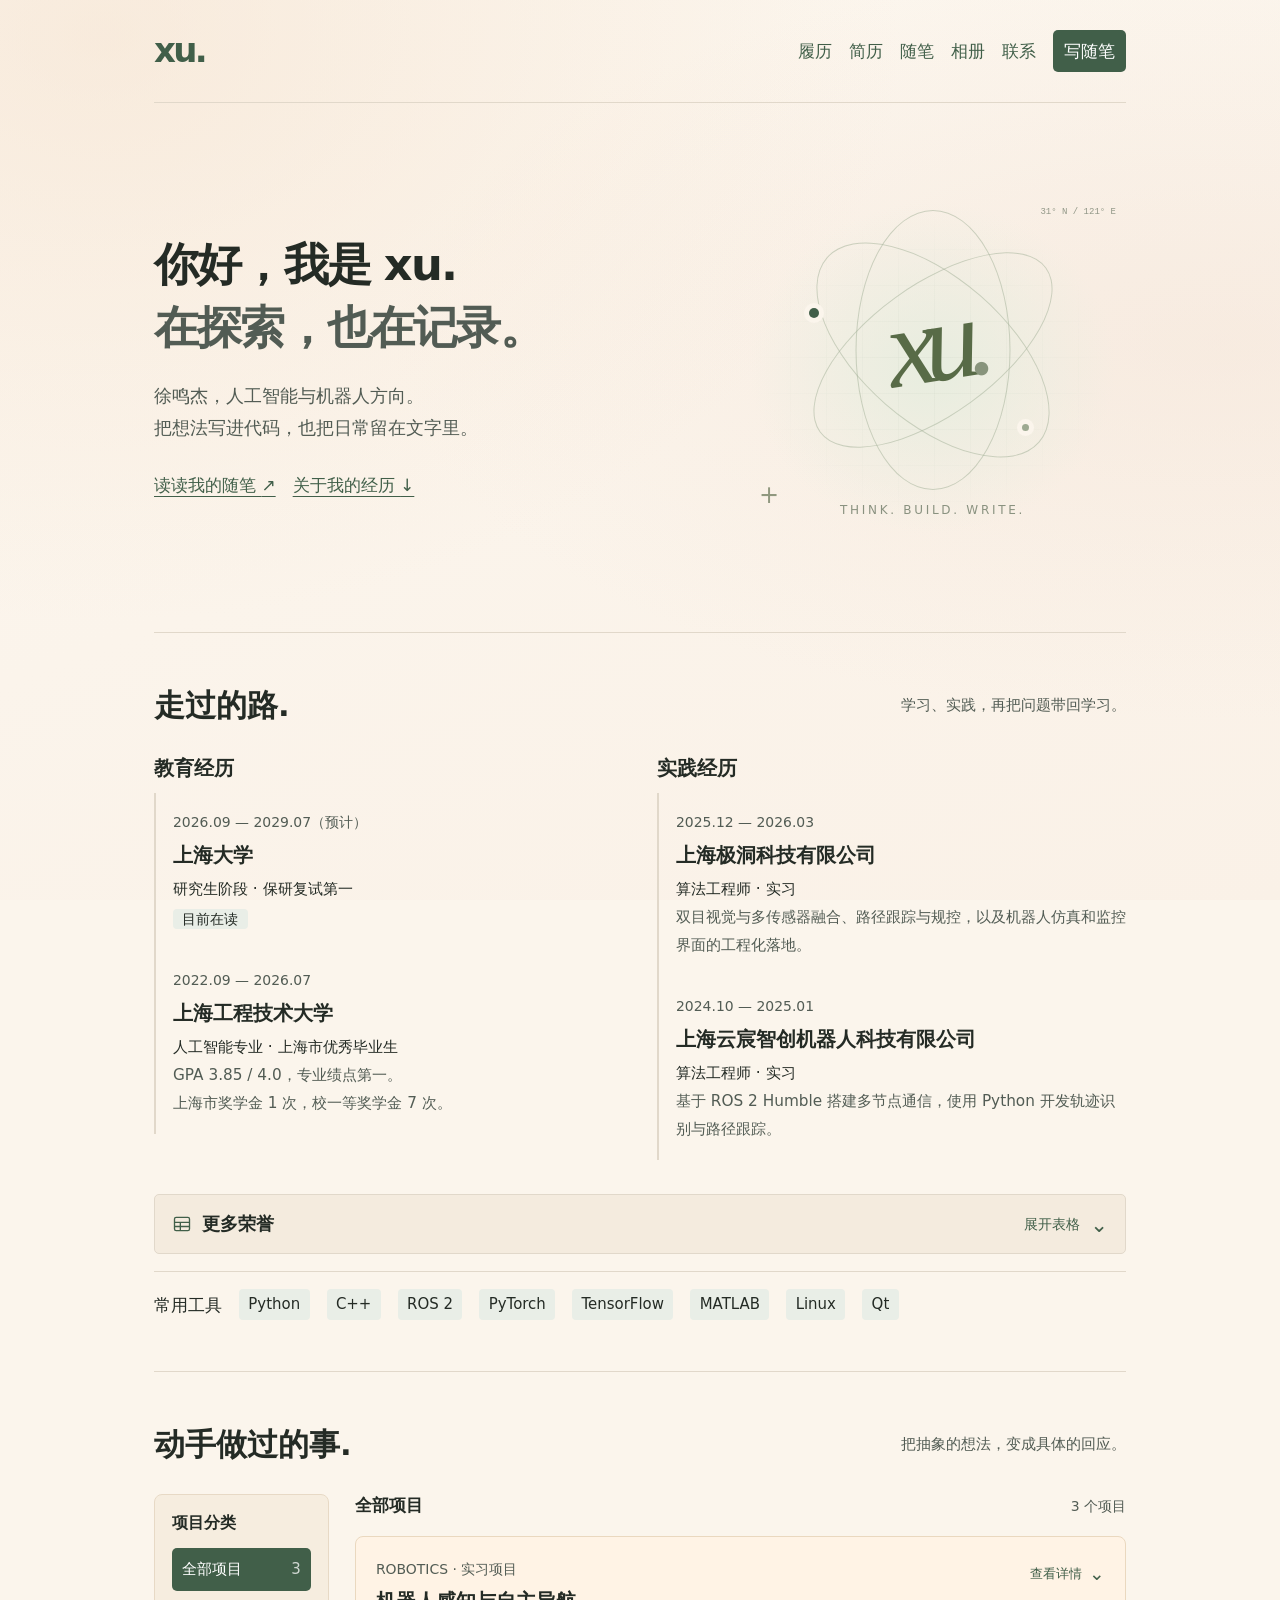
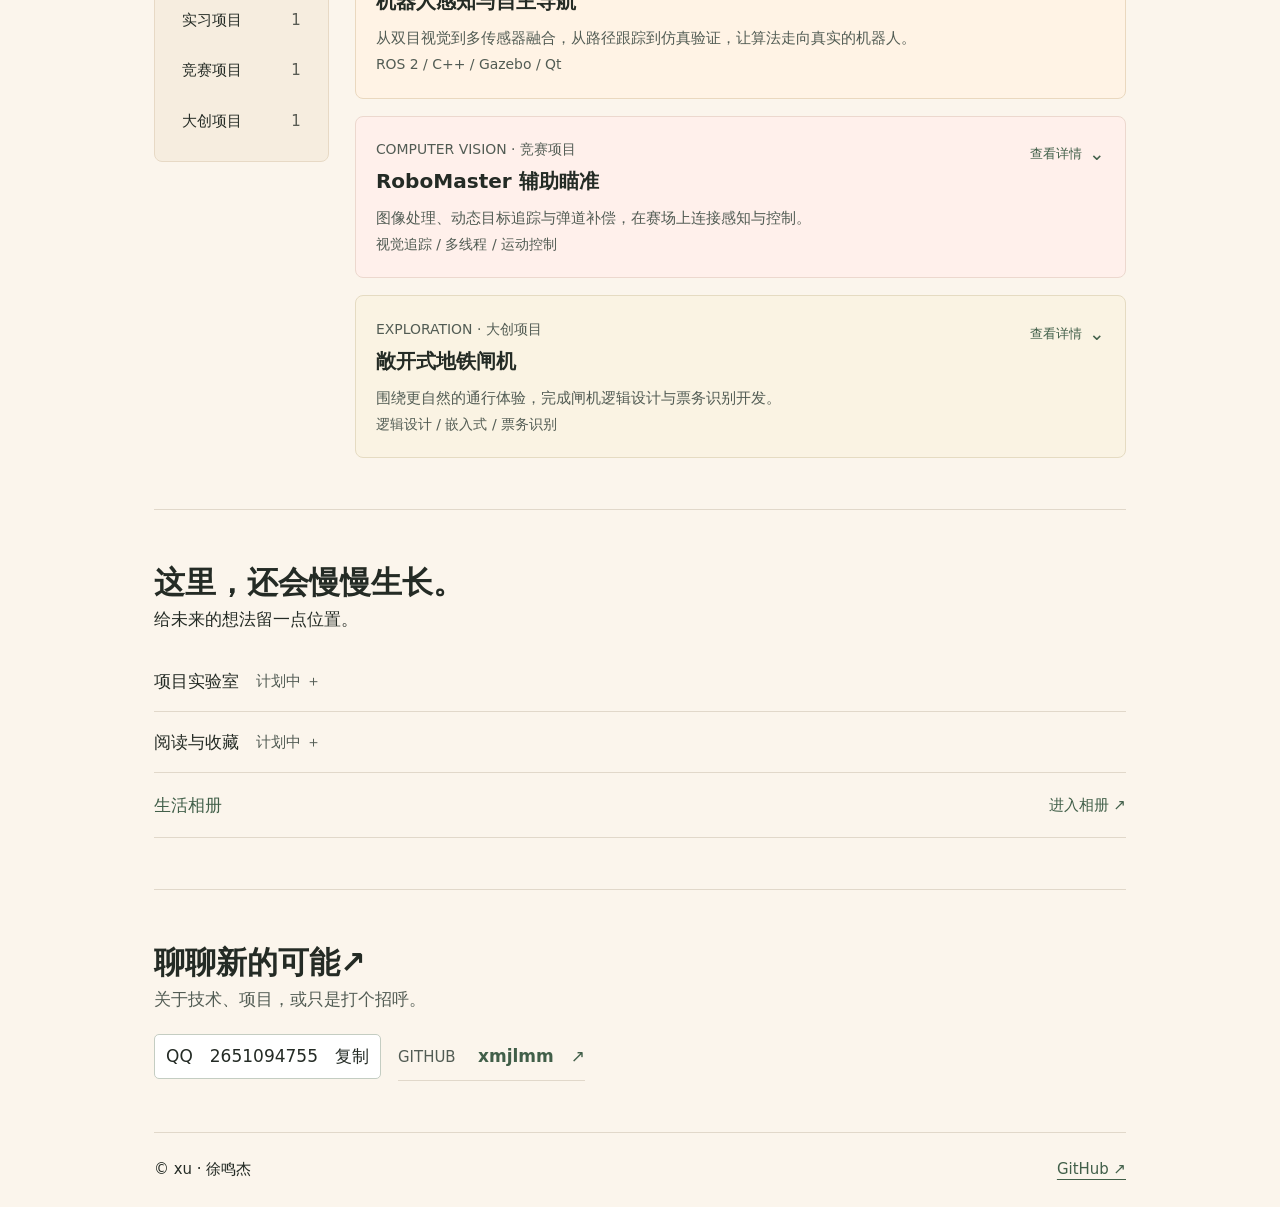
<file: index.html>
<!doctype html>
<html lang="zh-CN">
<meta charset="UTF-8">
<meta name="viewport" content="width=device-width, initial-scale=1">
<meta name="description" content="xu · 徐鸣杰的个人主页。人工智能、机器人、项目实践与日常随笔。">
<meta http-equiv="Content-Security-Policy" content="default-src 'self'; connect-src 'none'; object-src 'none'; base-uri 'none'; form-action 'self'">
<meta name="theme-color" content="#fbf5ec">
<title>xu · 徐鸣杰的个人主页</title>
<link rel="stylesheet" href="./style.css?v=resume-1">
<body>
<div id="top">
<header>
<a class="brand" href="#top">xu.</a>
<nav>
<a href="#experience">履历</a><a href="./resume.html">简历</a>
<a href="./blog.html">随笔</a>
<a href="./album.html">相册</a>
<a href="#contact">联系</a>
<a class="nav-write" href="./blog.html?edit">写随笔</a>
</nav>
</header>
<main class="wrap">
<section class="hero" id="about">
<div class="hero-copy">
<h1>你好，我是 <span class="hero-name">xu<span class="green">.</span>
</span>
<br/>
<span class="soft">在探索，也在记录。</span>
</h1>
<p class="intro">徐鸣杰，人工智能与机器人方向。<br/>把想法写进代码，也把日常留在文字里。</p>
<div class="hero-actions">
<a class="button dark" href="./blog.html">读读我的随笔 <span>↗</span>
</a>
<a class="text-button" href="#experience">关于我的经历 <span>↓</span>
</a>
</div>
</div>
<div class="orbit-art" aria-hidden="true">
<div class="art-grid"></div>
<div class="orbit orbit-one"></div><div class="orbit orbit-two"></div><div class="orbit orbit-three"></div>
<span class="art-dot dot-a"></span><span class="art-dot dot-b"></span>
<span class="art-center">xu<span>.</span></span>
<span class="art-caption">THINK. BUILD. WRITE.</span>
<span class="coordinate">31° N / 121° E</span><span class="art-plus">+</span>
</div>
</section>
<section class="section" id="experience">
<div class="section-title">
<div>
<h2>走过的路<span>.</span>
</h2>
</div>
<p>学习、实践，再把问题带回学习。</p>
</div>
<div class="resume-grid">
<div>
<h3 class="column-label">教育经历 <span>EDUCATION</span>
</h3>
<article class="timeline-item">
<p class="date">2026.09 — 2029.07（预计）</p>
<h3>上海大学</h3>
<p>研究生阶段 · 保研复试第一</p>
<span class="badge">目前在读</span>
</article>
<article class="timeline-item">
<p class="date">2022.09 — 2026.07</p>
<h3>上海工程技术大学</h3>
<p>人工智能专业 · 上海市优秀毕业生</p>
<p class="muted">GPA 3.85 / 4.0，专业绩点第一。<br/>上海市奖学金 1 次，校一等奖学金 7 次。</p>
</article>
</div>
<div>
<h3 class="column-label">实践经历 <span>EXPERIENCE</span>
</h3>
<article class="timeline-item">
<p class="date">2025.12 — 2026.03</p>
<h3>上海极洞科技有限公司</h3>
<p>算法工程师 · 实习</p>
<p class="muted">双目视觉与多传感器融合、路径跟踪与规控，<br class="desktop-break"/>以及机器人仿真和监控界面的工程化落地。</p>
</article>
<article class="timeline-item">
<p class="date">2024.10 — 2025.01</p>
<h3>上海云宸智创机器人科技有限公司</h3>
<p>算法工程师 · 实习</p>
<p class="muted">基于 ROS 2 Humble 搭建多节点通信，<br class="desktop-break"/>使用 Python 开发轨迹识别与路径跟踪。</p>
</article>
</div>
</div>
<div class="honors">
<details class="honors-details">
<summary><span class="honors-heading"><svg class="honors-icon" width="20" height="20" viewBox="0 0 24 24" fill="none" stroke="currentColor" stroke-width="1.6" aria-hidden="true"><rect x="3" y="4" width="18" height="16" rx="2"/><path d="M3 10h18M3 15h18M10 10v10"/></svg>更多荣誉</span><span class="honors-affordance"><span class="honors-open-label">展开表格</span><span class="honors-close-label">收起表格</span><span class="honors-chevron" aria-hidden="true">⌄</span></span></summary>
<div class="honors-table-wrap"><table class="honors-table"><thead><tr><th scope="col">竞赛</th><th scope="col">奖项</th></tr></thead><tbody>
<tr><td>RoboMaster</td><td>国家二等奖、东部赛区一等奖</td></tr>
<tr><td>全国大学生数学建模竞赛（2023、2024 年）</td><td>上海市二等奖</td></tr>
<tr><td>AI 智能体开发大赛</td><td>一等奖</td></tr>
<tr><td>美国大学生数学建模竞赛</td><td>H 奖</td></tr>
<tr><td>全国大学生英语竞赛</td><td>三等奖</td></tr>
<tr><td>工程实践与创新能力大赛</td><td>上海市一等奖</td></tr>
<tr><td>全国大学生 IT 技能大赛</td><td>上海市一等奖</td></tr>
<tr><td>蓝桥杯 Python 组</td><td>上海市二等奖</td></tr>
</tbody></table></div>
</details>
</div>
<div class="skills">
<span>常用工具</span>
<span class="skill">Python</span>
<span class="skill">C++</span>
<span class="skill">ROS 2</span>
<span class="skill">PyTorch</span>
<span class="skill">TensorFlow</span>
<span class="skill">MATLAB</span>
<span class="skill">Linux</span>
<span class="skill">Qt</span>
</div>
</section>
<section class="section" id="projects">
<div class="section-title">
<div>
<h2>动手做过的事<span>.</span>
</h2>
</div>
<p>把抽象的想法，变成具体的回应。</p>
</div>
<div class="project-layout">
<aside class="project-categories" aria-label="项目分类"><h3>项目分类</h3><div class="project-category-buttons">
<button type="button" data-project-filter="all" aria-pressed="true">全部项目 <span>3</span></button>
<button type="button" data-project-filter="internship" aria-pressed="false">实习项目 <span>1</span></button>
<button type="button" data-project-filter="competition" aria-pressed="false">竞赛项目 <span>1</span></button>
<button type="button" data-project-filter="exploration" aria-pressed="false">大创项目 <span>1</span></button>
</div></aside><div class="project-results"><div class="project-list-heading"><h3 id="project-list-title">全部项目</h3><span id="project-result-count" aria-live="polite">3 个项目</span></div><div class="projects">
<details class="project" data-project-category="internship">
<summary>
<span class="project-no">01</span>
<div>
<p class="small-label">ROBOTICS · 实习项目</p>
<h3>机器人感知与自主导航</h3>
<p class="muted">从双目视觉到多传感器融合，从路径跟踪到仿真验证，让算法走向真实的机器人。</p>
<p class="project-skills">ROS 2 / C++ / Gazebo / Qt</p>
</div>
<span class="project-expand"><span class="project-expand-label">查看详情</span><span class="project-collapse-label">收起详情</span><span class="project-arrow" aria-hidden="true">⌄</span></span>
</summary>
<div class="project-detail"><ul class="project-points">
<li><strong>双目视觉工程化</strong><p>基于 OV9281 相机标定参数重构预处理 Pipeline，采用自适应降采样优化视差到深度图的转换，将深度图输出帧率稳定提升至 10 Hz，改善感知数据的实时性。</p></li>
<li><strong>多传感器接入与融合</strong><p>独立完成 Livox AVIA 激光雷达驱动及启动节点配置；实现毫米波雷达 3D 点云与 2D 视觉特征的空间映射和融合可视化，为复杂光照及动态环境下的障碍物识别提供多模态感知冗余。</p></li>
<li><strong>定位、循迹与避障</strong><p>基于 GPS + RTK 融合定位，在相对坐标系下构建路径跟踪框架，集成 Pure Pursuit 算法实现循迹控制；以毫米波雷达作为核心感知，设计主动制动和动态绕行策略。</p></li>
<li><strong>软件在环验证</strong><p>使用 Gazebo 搭建物理仿真环境及集群架构，对感知、决策和控制进行软件在环验证，在实车部署前完成核心逻辑的闭环检查，验证算法可行性与稳定性。</p></li>
<li><strong>机器人监控界面</strong><p>基于 Qt 自主开发集成监控界面，实时展示多源传感器原始数据和小车运行状态，并提供行为控制仪表盘，支持调试与操作。</p></li>
</ul></div>
</details>
<details class="project" data-project-category="competition">
<summary>
<span class="project-no">02</span>
<div>
<p class="small-label">COMPUTER VISION · 竞赛项目</p>
<h3>RoboMaster 辅助瞄准</h3>
<p class="muted">图像处理、动态目标追踪与弹道补偿，在赛场上连接感知与控制。</p>
<p class="project-skills">视觉追踪 / 多线程 / 运动控制</p>
</div>
<span class="project-expand"><span class="project-expand-label">查看详情</span><span class="project-collapse-label">收起详情</span><span class="project-arrow" aria-hidden="true">⌄</span></span>
</summary>
<div class="project-detail"><ul class="project-points">
<li><strong>辅助瞄准与弹道补偿</strong><p>在 RoboMaster 区域赛、联盟赛及国赛中担任算法岗位，负责机器人辅助瞄准系统的开发与调试；设计自适应弹道补偿模型，融合姿态传感数据实时校准弹道。</p></li>
<li><strong>双枪管哨兵协同</strong><p>设计双枪管舵轮哨兵自主瞄准系统，编写多线程图像处理与运动控制模块，实现动态目标追踪以及双枪管异步协同。</p></li>
<li><strong>上下位机联调</strong><p>与电控团队协作，测试并调整串口通信，完成上位机与下位机的数据传输，优化实时通信与控制流程。</p></li>
<li><strong>竞赛成果</strong><p>项目周期为 2023.09—2024.09，随团队获得 RMU 机甲大师高校系列赛国家二等奖、东部赛区一等奖。</p></li>
</ul></div>
</details>
<details class="project" data-project-category="exploration">
<summary>
<span class="project-no">03</span>
<div>
<p class="small-label">EXPLORATION · 大创项目</p>
<h3>敞开式地铁闸机</h3>
<p class="muted">围绕更自然的通行体验，完成闸机逻辑设计与票务识别开发。</p>
<p class="project-skills">逻辑设计 / 嵌入式 / 票务识别</p>
</div>
<span class="project-expand"><span class="project-expand-label">查看详情</span><span class="project-collapse-label">收起详情</span><span class="project-arrow" aria-hidden="true">⌄</span></span>
</summary>
<div class="project-detail"><ul class="project-points">
<li><strong>闸机逻辑设计</strong><p>参与大学生创新创业训练计划，围绕敞开式地铁闸机进行功能逻辑设计，明确闸机程序与票务识别环节的实现逻辑。</p></li>
<li><strong>程序烧录与票务识别</strong><p>实施闸机程序烧录，搭建并开发票务识别逻辑，基本实现敞开式地铁闸机功能，形成实物成果。</p></li>
<li><strong>项目文档与成果展示</strong><p>撰写项目计划书，整理项目落地后的论文展示与实物成果总结，完成从方案说明到成果归纳的文档工作。</p></li>
<li><strong>项目周期</strong><p>2023.09—2024.09。</p></li>
</ul></div>
</details>
</div>
</div></div>
</section>
<section class="future">
<div>
<h2>这里，还会慢慢生长。</h2>
<p>给未来的想法留一点位置。</p>
</div>
<div class="future-items">
<details>
<summary>
<span>项目实验室</span>
<span class="small-label">计划中 ＋</span>
</summary>
<p>计划开放项目演示、开源代码和实验记录。</p>
</details>
<details>
<summary>
<span>阅读与收藏</span>
<span class="small-label">计划中 ＋</span>
</summary>
<p>计划记录读过的书、喜欢的文章和常用工具。</p>
</details>
<a class="album-home-link" href="./album.html"><span>生活相册</span><span>进入相册 ↗</span></a>
</div>
</section>
<section class="contact section" id="contact">
<div>
<h2>聊聊新的可能<span>↗</span>
</h2>
<p class="muted">关于技术、项目，或只是打个招呼。</p>
</div>
<div class="contact-methods">
<button id="copy">QQ　2651094755　复制</button>
<a class="contact-link" href="https://github.com/xmjlmm" target="_blank" rel="noopener noreferrer">
<span>
<small>GITHUB</small>
<strong>xmjlmm</strong>
</span>
<span aria-hidden="true">↗</span>
</a>
</div>
</section>
</main>
<footer>© xu · 徐鸣杰 <a href="https://github.com/xmjlmm">GitHub ↗</a>
</footer>
</div>
<script type="module" src="./home.js?v=project-layout-1"></script></body></html>
</file>
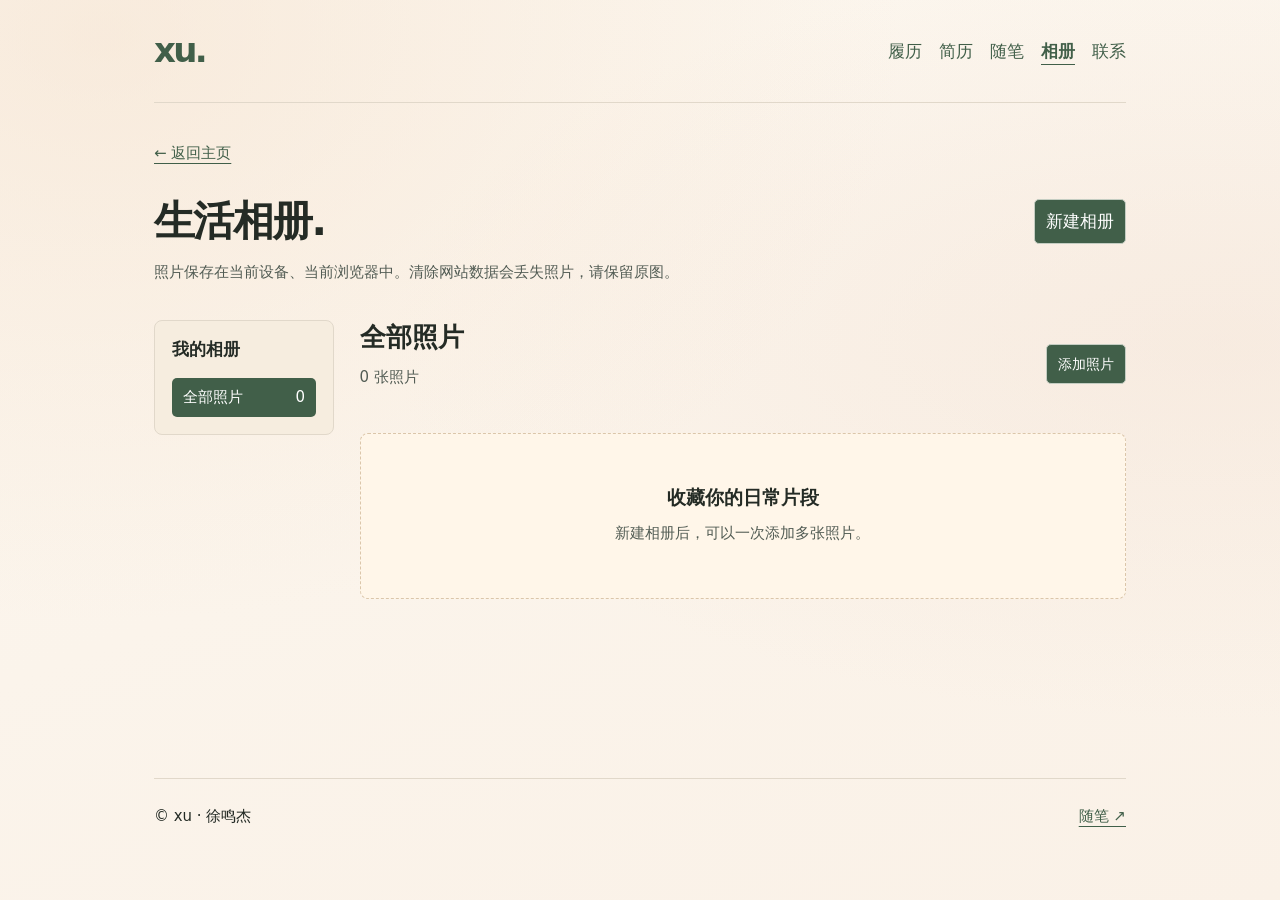
<file: album.html>
<!doctype html>
<html lang="zh-CN">
<meta charset="UTF-8">
<meta name="viewport" content="width=device-width, initial-scale=1">
<meta name="description" content="xu · 徐鸣杰的个人主页。人工智能、机器人、项目实践与日常随笔。">
<meta http-equiv="Content-Security-Policy" content="default-src 'self'; connect-src 'none'; img-src 'self' blob:; object-src 'none'; base-uri 'none'; form-action 'self'">
<meta name="theme-color" content="#fbf5ec">
<title>生活相册 · xu</title>
<link rel="stylesheet" href="./style.css?v=resume-1">
<body><div id="top"><header><a class="brand" href="./index.html">xu.</a><nav><a href="./index.html#experience">履历</a><a href="./resume.html">简历</a><a href="./blog.html">随笔</a><a href="./album.html" aria-current="page">相册</a><a href="./index.html#contact">联系</a></nav></header>
<main class="album-main"><a href="./index.html" class="album-back">← 返回主页</a><div class="section-title"><h1>生活相册<span class="green">.</span></h1><button id="new-album" class="primary">新建相册</button></div>
<p class="writer-note">照片保存在当前设备、当前浏览器中。清除网站数据会丢失照片，请保留原图。</p>
<div class="album-layout"><aside class="album-sidebar"><h2>我的相册</h2><div id="album-list"></div></aside>
<section class="album-content" aria-labelledby="album-title"><div class="album-toolbar"><div><h2 id="album-title">全部照片</h2><p id="photo-count" class="writer-note"></p></div><div class="album-tools"><button id="rename-album" hidden>重命名</button><button id="delete-album" hidden>删除相册</button><button id="add-photos" class="primary">添加照片</button><input id="photo-files" type="file" accept="image/jpeg,image/png,image/webp,image/gif,image/avif" multiple hidden></div></div><p id="album-status" role="status" aria-live="polite"></p><div id="photo-grid" class="photo-grid"></div></section></div></main>
<footer>© xu · 徐鸣杰 <a href="./blog.html">随笔 ↗</a></footer></div>
<dialog id="album-dialog"><form id="album-form"><h2 id="album-dialog-title">新建相册</h2><label>相册名称<input id="album-name" maxlength="60" required autocomplete="off"></label><div class="album-tools"><button type="button" id="cancel-album">取消</button><button class="primary" type="submit">保存</button></div><p id="album-form-status" role="status"></p></form></dialog>
<dialog id="photo-viewer"><div class="viewer-toolbar"><p id="viewer-position"></p><div class="album-tools"><a id="download-photo" class="button" download>保存原图</a><button id="remove-photo">删除照片</button><button id="close-viewer">关闭</button></div></div><img id="viewer-image" alt=""><p id="viewer-caption"></p><div class="viewer-navigation"><button id="previous-photo">← 上一张</button><button id="next-photo">下一张 →</button></div></dialog>
<script type="module" src="./album.js?v=album-1"></script></body></html>
</file>
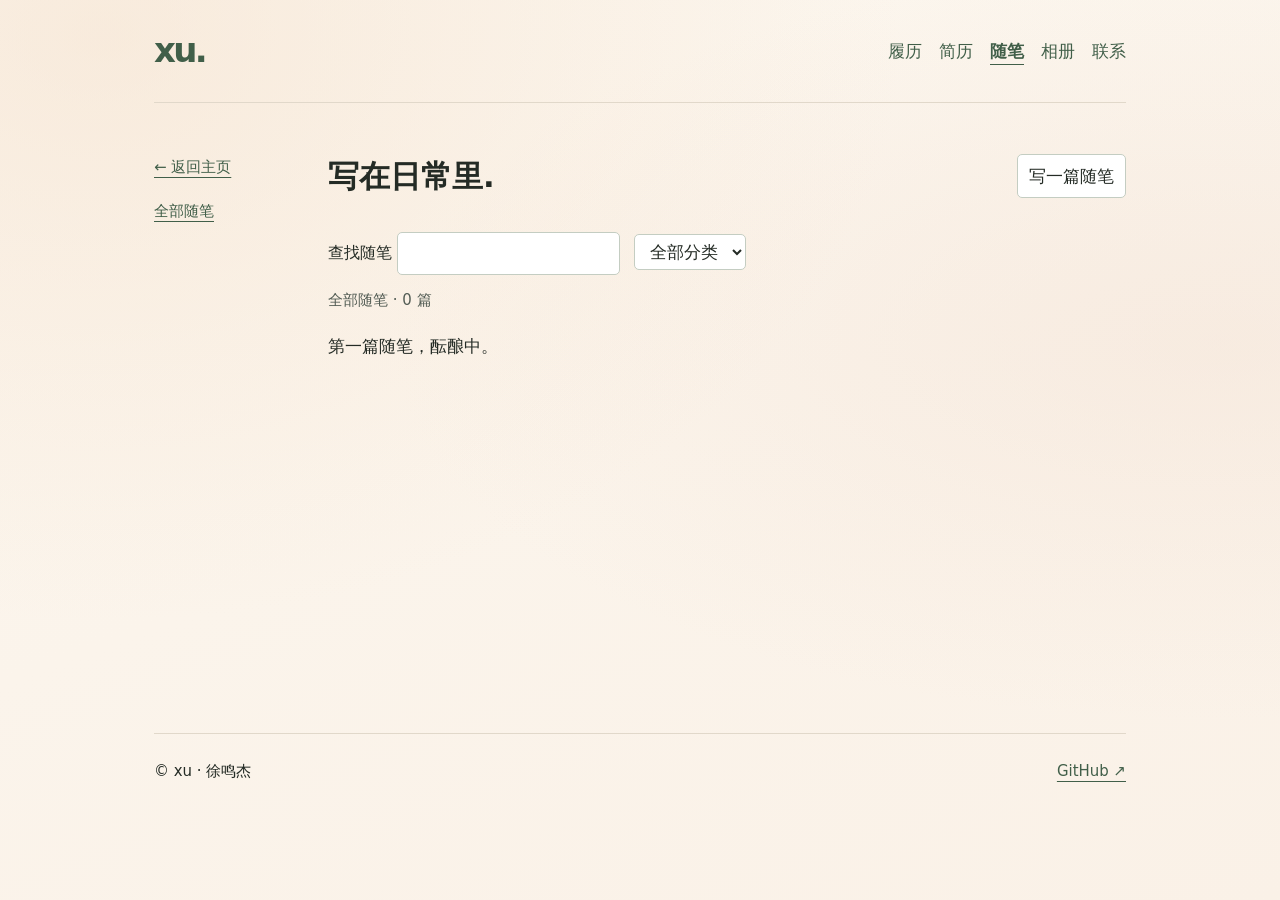
<file: blog.html>
<!doctype html>
<html lang="zh-CN">
<meta charset="UTF-8">
<meta name="viewport" content="width=device-width, initial-scale=1">
<meta name="description" content="xu · 徐鸣杰的个人主页。人工智能、机器人、项目实践与日常随笔。">
<meta http-equiv="Content-Security-Policy" content="default-src 'self'; connect-src 'none'; img-src 'self' data: blob:; style-src 'self' 'unsafe-inline'; object-src 'none'; base-uri 'none'; form-action 'self'">
<meta name="theme-color" content="#fbf5ec">
<title>随笔 · xu</title>
<link rel="stylesheet" href="./editor/note-editor.css"><link rel="stylesheet" href="./style.css?v=reader-width-1">
<body class="blog-page"><div id="top"><header><a class="brand" href="./index.html">xu.</a><nav><a href="./index.html#experience">履历</a><a href="./resume.html">简历</a><a href="./blog.html" aria-current="page">随笔</a><a href="./album.html">相册</a><a href="./index.html#contact">联系</a></nav></header>
<main class="blog-layout"><aside class="blog-directory" aria-label="随笔导航"><a href="./index.html">← 返回主页</a><a href="#journal">全部随笔</a></aside><div class="blog-main"><section class="section" id="journal">
<div class="section-title">
<div>
<h2>写在日常里<span>.</span>
</h2>
</div>
<button data-open="true">写一篇随笔</button>
</div>
<label>查找随笔 <input id="search" type="search"/>
</label>
<select id="filter" aria-label="分类">
<option>全部分类</option>
</select>
<p id="journal-count" class="writer-note" aria-live="polite"></p>
<div id="entries" aria-live="polite">
</div>
<div id="journal-pagination" class="journal-pagination" hidden aria-label="随笔分页">
<button id="journal-prev" type="button">上一页</button><span id="journal-page" aria-live="polite"></span><button id="journal-next" type="button">下一页</button>
</div>
<div class="journal-actions"><button id="archive-toggle" type="button" aria-expanded="false" aria-controls="entries" hidden>全部随笔</button></div>
</section>
</div></main><footer>© xu · 徐鸣杰 <a href="https://github.com/xmjlmm">GitHub ↗</a></footer></div><aside id="drawer" hidden aria-label="随笔阅读与编辑">
<div class="bar">
<h2 id="drawer-heading">写随笔</h2>
<button id="close">关闭</button>
</div>
<p id="drawer-note" class="writer-note">随笔保存在当前设备、当前浏览器中。清除网站数据会丢失随笔，请定期导出备份。</p>
<section id="reader" hidden><div class="reader-top"><p id="reader-meta" class="writer-note"></p><button id="edit-note" type="button">编辑这篇随笔</button></div><h2 id="reader-title"></h2><article id="reader-content" class="article-text"></article></section>
<form id="writer">
<div class="bar">
<select id="library" aria-label="选择文章">
</select>
<button type="button" id="backup">导出备份</button>
<label class="import-button">导入随笔<input id="import" type="file" accept="application/json,.json" hidden>
</label>

</div>
<label>标题<input id="title" maxlength="120" required>
</label>
<div class="pair">
<label>日期<input id="date" type="date" required>
</label>
<label>分类<input id="category" maxlength="24" value="随笔">
</label>
</div>
<div id="editor-area"><div class="note-editor-heading"><span>正文</span><button type="button" id="insert-formula">∑ 插入公式</button></div><div id="rich-editor"></div><p class="editor-help">工具栏支持标题、代码块、表格、任务和图片，也可切换 Markdown。公式添加在文末，点击公式可修改。</p></div>
<article id="preview" hidden>
</article>
<div class="actions">
<button type="button" id="toggle">预览</button><button type="button" id="read-note" hidden>阅读全文</button>

<button class="primary" type="submit">保存随笔</button>
<button type="button" id="remove" hidden>删除</button>
</div>
</form>
<p id="status" role="status" aria-live="polite">
</p>
</aside>
<dialog id="formula-dialog"><form id="formula-form"><h2>插入公式</h2><label>LaTeX 公式<textarea id="formula-input" rows="4" required maxlength="4000"></textarea></label><div id="formula-preview" aria-live="polite"></div><div class="actions"><button type="button" id="formula-cancel">取消</button><button class="primary" type="submit">插入文末</button></div></form></dialog>
<script type="module" src="./app.js?v=note-storage-1"></script></body></html>
</file>
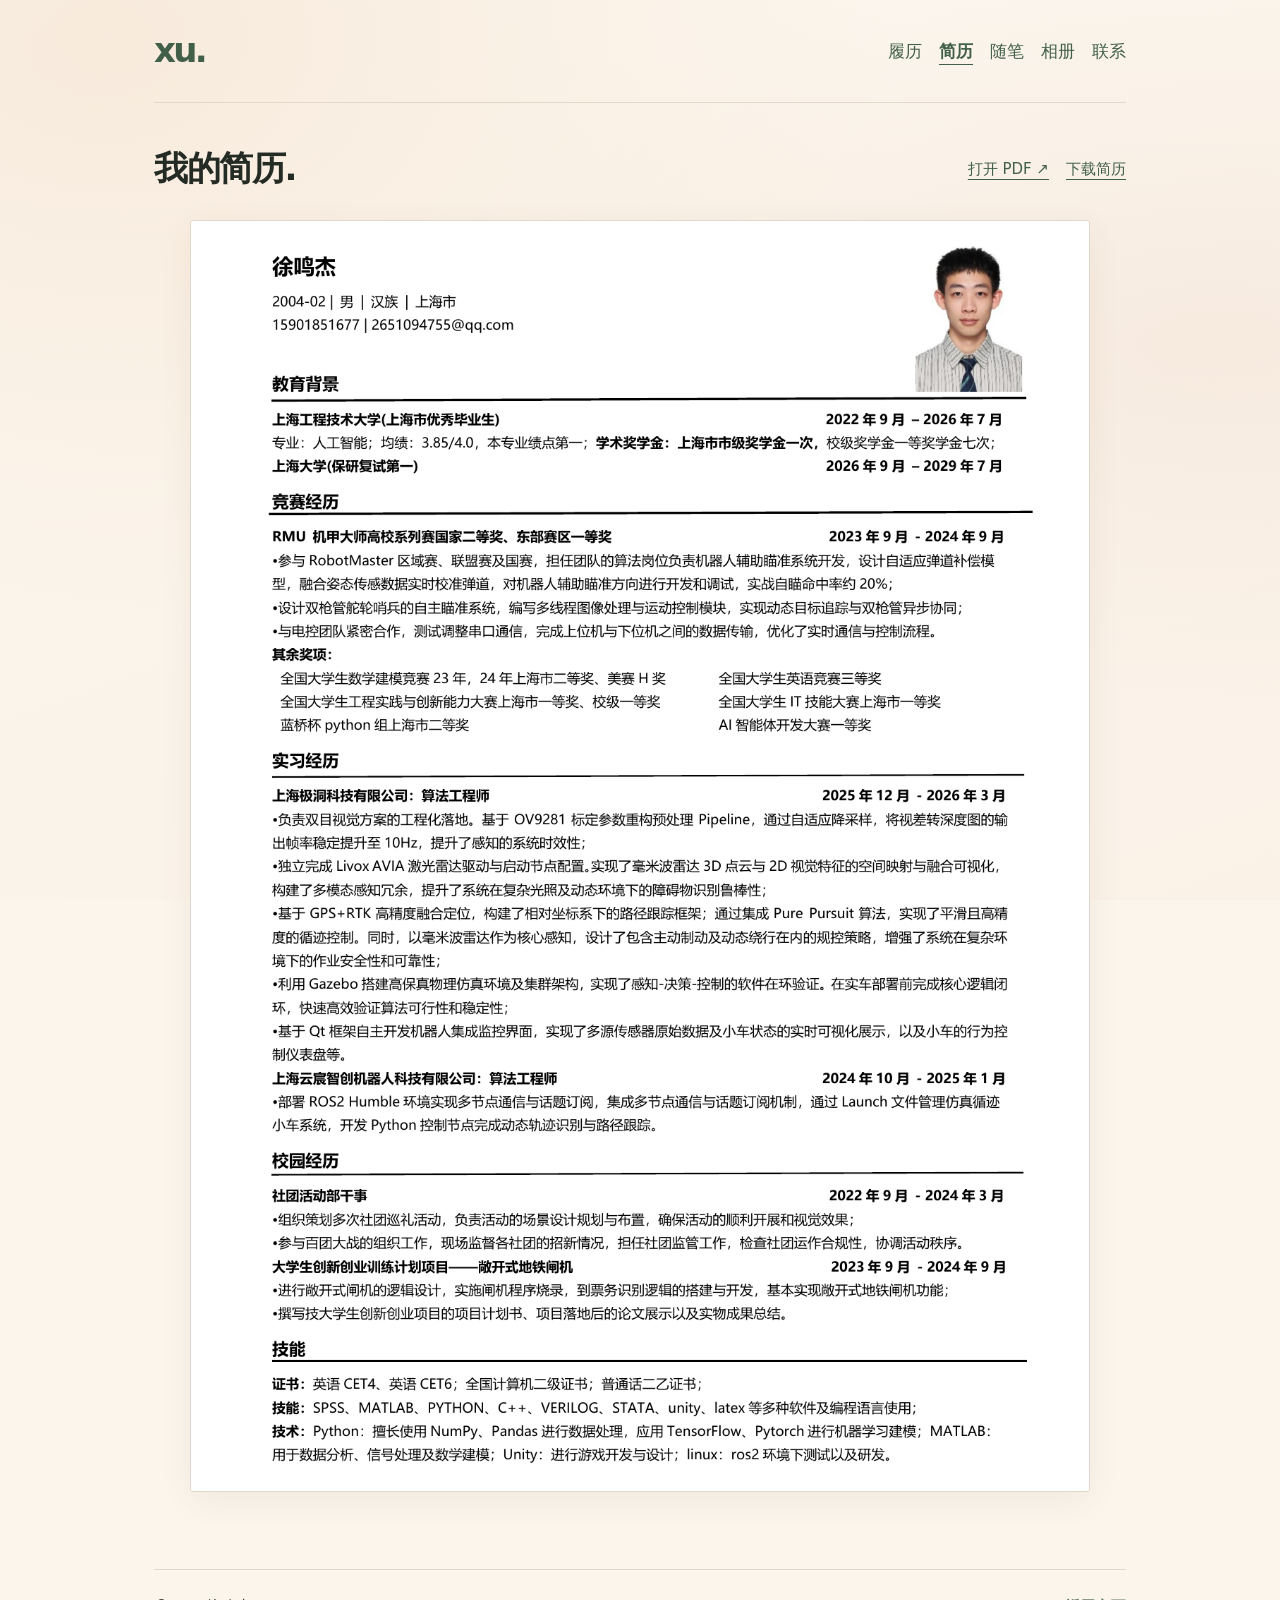
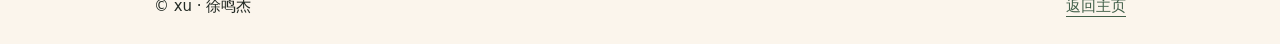
<file: resume.html>
<!doctype html>
<html lang="zh-CN">
<meta charset="UTF-8">
<meta name="viewport" content="width=device-width, initial-scale=1">
<meta name="description" content="xu · 徐鸣杰的个人主页。人工智能、机器人、项目实践与日常随笔。">
<meta http-equiv="Content-Security-Policy" content="default-src 'self'; connect-src 'none'; object-src 'none'; base-uri 'none'; form-action 'self'">
<meta name="theme-color" content="#fbf5ec">
<title>简历 · 徐鸣杰</title>
<link rel="stylesheet" href="./style.css?v=resume-1">
<body><div id="top"><header><a class="brand" href="./index.html">xu.</a><nav><a href="./index.html#experience">履历</a><a href="./resume.html" aria-current="page">简历</a><a href="./blog.html">随笔</a><a href="./album.html">相册</a><a href="./index.html#contact">联系</a></nav></header>
<main class="resume-main"><div class="section-title"><h1>我的简历<span class="green">.</span></h1><div class="resume-actions"><a href="./resume.pdf" target="_blank" rel="noopener">打开 PDF ↗</a><a class="button" href="./resume.pdf" download="徐鸣杰-简历.pdf">下载简历</a></div></div><section class="resume-document" aria-label="简历全文"><img class="resume-page" src="./resume-page-1.png" alt="徐鸣杰简历，第 1 页"></section></main><footer>© xu · 徐鸣杰 <a href="./index.html">返回主页</a></footer></div></body></html>
</file>
<file: style.css>
:root{--paper:#faf9f5;--ink:#242b25;--soft:#525c54;--line:#d8dcd4;--green:#415f49;font:17px/1.8 "PingFang SC","Microsoft YaHei","Noto Sans CJK SC",system-ui,sans-serif;color:var(--ink);background:var(--paper)}*{box-sizing:border-box}body{margin:0}#top{max-width:1100px;padding:0 clamp(20px,5vw,76px);margin:auto}header,nav,footer,.bar,.actions,.pair,.hero-actions,.section-title,.skills,.contact-methods{display:flex;align-items:center;gap:1rem;flex-wrap:wrap}header,footer,.bar,.section-title{justify-content:space-between}header{padding:1.2rem 0;border-bottom:1px solid var(--line)}a{color:var(--green);text-underline-offset:5px}nav a,.brand{text-decoration:none}.brand,.hero-name{font-weight:700}.brand{font-size:2rem;letter-spacing:-.08em}h1,h2,h3,p{margin:0}h1,h2,h3{line-height:1.4;text-wrap:balance}h1{font-size:clamp(2rem,4vw,3.6rem);letter-spacing:-.04em}h2{font-size:clamp(1.5rem,2.4vw,2rem)}h3,.project h3{font-size:1.18rem}.hero{padding:clamp(3rem,7vw,6rem) 0}.soft,.muted,.section-title>p,.intro,.date,.small-label,.project-skills,small{color:var(--soft)}.intro{margin:1.2rem 0;font-size:1.06rem}.hero-actions{margin-top:1.5rem}.section,.future{border-top:1px solid var(--line);padding:3rem 0}.section-title{margin-bottom:1.6rem}.section-title>p,.date,.small-label,.column-label span,.badge,.skill,.project-skills,small,footer{font-size:.88rem}.resume-grid{display:grid;grid-template-columns:1fr 1fr;gap:2rem}.timeline-item{padding:1rem 0 1rem 1rem;border-left:2px solid var(--line)}.timeline-item h3{margin:.35rem 0}.column-label{margin:0 0 .6rem}.column-label span{display:none}.honors,.skills,.future-items,.contact-methods{margin-top:1rem}.skill,.badge{background:#e9eee7;padding:.12rem .55rem;border-radius:4px}.project,details,.entry{border-bottom:1px solid var(--line);padding:.85rem 0}summary{cursor:pointer}.project summary{display:flex;gap:1rem;align-items:baseline}.project-no,.art-plus{display:none}.project-arrow{margin-left:auto}.project-detail,.future-items p{margin:.8rem 0}.future-items summary,.contact-link{display:flex;gap:1rem;align-items:center}.contact-link small{margin-right:1rem}footer{border-top:1px solid var(--line);padding:1.4rem 0}.search,label{font-size:.94rem}input,select,textarea,button{font:inherit;color:inherit}button,select,input,textarea{border:1px solid #c4cdc2;border-radius:5px;padding:.35rem .65rem;background:#fff}button{cursor:pointer}button:hover{border-color:var(--green)}.primary,nav button,[data-open]:hover{background:var(--green);color:white}.writing #top{margin-right:min(46vw,620px);padding-inline:clamp(20px,3vw,50px)}.writing .resume-grid{grid-template-columns:1fr}#drawer{position:fixed;inset:0 0 0 auto;width:min(46vw,620px);background:#fffefb;border-left:1px solid var(--line);padding:clamp(20px,3vw,42px);overflow:auto}#drawer label{display:grid;gap:.3rem;margin:.75rem 0}#drawer input,#drawer textarea{width:100%}textarea{resize:vertical;font-size:1.06rem;line-height:1.85}#library{max-width:100%;flex:1}.pair>label{flex:1;min-width:120px}.bar{margin-bottom:.8rem}.actions{gap:.45rem}.article-text,#preview{overflow-wrap:anywhere}.article-text p,#preview p{white-space:pre-wrap;margin:.45em 0}.article-text blockquote,#preview blockquote{margin:.6em 0;border-left:3px solid var(--green);padding-left:.8em}#status{margin-top:.8rem;color:var(--green)}#entries{margin:1rem 0}#search{max-width:100%}#journal select{margin:.5em}.entry summary{font-size:1.12rem;font-weight:600}.entry small{display:block;font-weight:400}.desktop-break{display:none}[hidden]{display:none!important}:focus-visible{outline:2px solid var(--green);outline-offset:3px}@media(max-width:740px){:root{font-size:16px}nav{gap:.65rem}.resume-grid{grid-template-columns:1fr}.writing #top{display:none}#drawer{width:100%;border:0}.section,.future{padding:2rem 0}.section-title{display:block}.section-title>p{margin-top:.5rem}.hero-actions{gap:.8rem}.pair{gap:.5rem}}

/* Writing stays beside the homepage on desktop. */
.writer-note{font-size:.88rem;color:var(--soft);margin:.5rem 0 1rem}
#connection{margin-bottom:1rem}#connection summary{font-size:.94rem}
#login a{display:inline-block;font-size:.88rem;margin:.5rem}
.import-button{display:inline-block!important;margin:0!important;cursor:pointer;font-size:.88rem}
#drawer .bar button{font-size:.88rem}button:disabled{opacity:.6;cursor:wait}
.contact-link{text-decoration:none;border-bottom:1px solid var(--line);padding:.5rem 0}
.article-text{max-width:70ch}.entry[open] summary{margin-bottom:1rem}
.entry summary{overflow-wrap:anywhere}input,textarea,select{min-width:0}
#drawer{z-index:2}#drawer h2{font-size:1.5rem}#status{overflow-wrap:anywhere}
@media(min-width:741px){.writing #top{max-width:none}.writing .section-title{display:block}.writing .section-title>p{margin-top:.5rem}}
#drawer textarea{height:clamp(220px,32vh,420px);min-height:180px}
#drawer .actions{position:sticky;bottom:0;background:#fffefb;padding:.8rem 0;border-top:1px solid var(--line)}

/* Original xu orbital signature. */
.hero{display:grid;grid-template-columns:minmax(0,1.45fr) minmax(260px,1fr);align-items:center;gap:24px}
.orbit-art{height:350px;position:relative;overflow:hidden;background:radial-gradient(ellipse at center,#e7eddf 0%,transparent 67%)}.art-grid{position:absolute;inset:20px 15px;background-image:linear-gradient(#d7ddce55 1px,transparent 1px),linear-gradient(90deg,#d7ddce55 1px,transparent 1px);background-size:36px 36px;mask-image:radial-gradient(ellipse,black,transparent 70%)}.orbit{position:absolute;border:1px solid #a6b39a88;border-radius:50%;left:50%;top:45%;width:280px;height:130px;transform:translate(-50%,-50%) rotate(-36deg)}.orbit-two{transform:translate(-50%,-50%) rotate(41deg);width:282px;height:145px}.orbit-three{transform:translate(-50%,-50%) rotate(90deg);width:280px;height:155px}.art-center{position:absolute;left:50%;top:43%;transform:translate(-50%,-50%) rotate(-9deg);font-size:114px;font-family:Georgia,serif;font-style:italic;letter-spacing:-14px;color:#586b47;line-height:1}.art-center span{color:#88947c}.art-dot{position:absolute;width:10px;height:10px;border-radius:50%;background:var(--green);box-shadow:0 0 0 5px var(--paper)}.dot-a{top:33%;left:18%}.dot-b{top:66%;right:25%;width:7px;height:7px;background:#9eaa92}.art-caption{position:absolute;bottom:21px;left:50%;transform:translateX(-50%);font-size:12px;letter-spacing:2.7px;white-space:nowrap;color:#8a9280}.coordinate{position:absolute;top:14px;right:10px;font:9px monospace;color:#919787}.art-plus{position:absolute;left:20px;bottom:25px;color:#90987f;font-size:24px}
.orbit-art .art-plus{display:block}
.hero h1{font-size:clamp(2rem,3.5vw,3rem)}
@media(max-width:900px){.hero{grid-template-columns:minmax(0,1.4fr) minmax(220px,1fr)}.orbit{width:220px}.orbit-two,.orbit-three{width:220px}.art-center{font-size:92px}}
@media(max-width:740px){.hero{grid-template-columns:1fr;gap:12px}.orbit-art{height:250px;width:min(100%,360px);justify-self:center}.art-center{font-size:100px}}
.writing .hero{grid-template-columns:1fr}.writing .orbit-art{height:230px;width:min(100%,360px);justify-self:center}

.journal-actions,.journal-pagination{display:flex;align-items:center;gap:.8rem;flex-wrap:wrap;margin-top:1rem}.journal-pagination{margin-bottom:1rem}#journal-count:empty{display:none}#archive-toggle{background:transparent;color:var(--green)}

.honors-details{padding:1rem 0}.honors-details summary{display:flex;align-items:center;justify-content:space-between;list-style:none;font-weight:600}.honors-details summary::-webkit-details-marker{display:none}.honors-toggle::before{content:'＋';font-weight:400;color:var(--green)}.honors-details[open] .honors-toggle::before{content:'−'}.honors-table-wrap{margin-top:1rem;overflow-x:auto}.honors-table{width:100%;border-collapse:collapse;text-align:left;font-size:.94rem;line-height:1.7}.honors-table th{font-weight:500;color:var(--soft);background:#eef1e9}.honors-table th,.honors-table td{padding:.8rem 1rem;border-bottom:1px solid var(--line);vertical-align:top}.honors-table th:first-child{width:62%}.honors-table tbody tr:last-child td{border-bottom:0}@media(max-width:740px){.honors-table{font-size:.9rem}.honors-table th,.honors-table td{padding:.7rem .5rem}.honors-table th:first-child{width:58%}}

/* Distinguish the honors heading from supporting table text. */
.honors-details summary{font-size:1.06rem;font-weight:600}
.honors-table{font-size:.82rem;line-height:1.75}
.honors-table th{font-size:.78rem;font-weight:600}
.honors-table th,.honors-table td{padding:.65rem .9rem}
@media(max-width:740px){.honors-details summary{font-size:1rem}.honors-table{font-size:.82rem}.honors-table th{font-size:.78rem}.honors-table th,.honors-table td{padding:.6rem .5rem}}

/* Supporting copy in resume and projects. */
.timeline-item p:not(.date),.project .muted,.project-detail{font-size:.9rem;line-height:1.85}
.timeline-item .date,.project .small-label,.project-skills{font-size:.82rem;line-height:1.8}
.timeline-item .badge{font-size:.8rem}

.honors-details summary{padding:.75rem 1rem;background:#eef1e9;border:1px solid var(--line);border-radius:5px;gap:1rem}
.honors-details summary:hover{background:#e6ecdf;border-color:#a4b39c}
.honors-heading,.honors-affordance{display:inline-flex;align-items:center;gap:.6rem}
.honors-icon{flex-shrink:0;color:var(--green)}
.honors-affordance{font-size:.82rem;font-weight:400;color:var(--green);white-space:nowrap}
.honors-chevron{font-size:1.25rem;line-height:1;transition:transform .15s}
.honors-close-label{display:none}.honors-details[open] .honors-open-label{display:none}.honors-details[open] .honors-close-label{display:inline}.honors-details[open] .honors-chevron{transform:rotate(180deg)}

.project-points{list-style:none;margin:1rem 0;padding:0;display:grid;gap:1.15rem}
.project-points li{padding-left:1rem;border-left:2px solid #b4c2a9}
.project-points strong{display:block;font-size:.94rem;line-height:1.6;font-weight:600;color:var(--ink);margin-bottom:.3rem}
.project-points p{font-size:.9rem;line-height:1.9;color:var(--soft);max-width:78ch}

.entry-open{display:grid;grid-template-columns:1fr auto;width:100%;gap:.3rem 1rem;text-align:left;border:0;background:transparent;padding:.35rem 0}
.entry-open strong{font-size:1.1rem;overflow-wrap:anywhere}.entry-open small{grid-column:1;grid-row:2}.entry-open>span{grid-column:2;grid-row:1/3;align-self:center;font-size:.82rem;color:var(--green)}
.entry-open:hover strong{text-decoration:underline;text-underline-offset:5px}
.reader-top{display:flex;justify-content:space-between;align-items:center;gap:1rem;flex-wrap:wrap;margin:1rem 0}
#reader-title{font-size:1.6rem!important;overflow-wrap:anywhere;margin:1rem 0 1.5rem}#reader-content{font-size:1rem;line-height:1.95}#reader-content h3{margin:1.2rem 0 .5rem}

html{scroll-behavior:smooth;scroll-padding-top:1.5rem}
.nav-write{padding:.35rem .65rem;border-radius:5px;background:var(--green);color:white}
nav [aria-current=page]{font-weight:600;text-decoration:underline;text-underline-offset:7px}
.blog-layout{display:grid;grid-template-columns:140px minmax(0,1fr);gap:2rem;min-height:70vh;padding:3rem 0}
.blog-directory{position:sticky;top:2rem;align-self:start;display:grid;gap:1rem;font-size:.88rem}
.blog-main{min-width:0}.blog-main .section{border-top:0;padding:0}.blog-main .section-title{align-items:center}
.blog-page #archive-toggle{display:none}.blog-page .journal-actions{display:none}
.blog-page.writing .blog-layout{grid-template-columns:1fr}.blog-page.writing .blog-directory{display:none}
@media(max-width:740px){.blog-layout{grid-template-columns:1fr;padding:2rem 0;gap:1.5rem}.blog-directory{position:static;display:flex;justify-content:space-between}.blog-main .section-title{display:flex}.blog-main .section-title h2{font-size:1.5rem}}

.project-layout{display:grid;grid-template-columns:175px minmax(0,1fr);gap:1.5rem;align-items:start}
.project-categories{border:1px solid var(--line);border-radius:8px;padding:1rem;position:sticky;top:1.5rem;background:#f2f4ed}
.project-categories h3{font-size:.94rem;margin-bottom:.8rem}
.project-category-buttons{display:grid;gap:.4rem}.project-category-buttons button{display:flex;justify-content:space-between;gap:1rem;border:0;background:transparent;text-align:left;font-size:.88rem;padding:.5rem .6rem}
.project-category-buttons button[aria-pressed=true]{background:var(--green);color:white}.project-category-buttons button span{opacity:.75}
.project-results{min-width:0}.project-list-heading{display:flex;align-items:center;justify-content:space-between;gap:1rem;margin-bottom:1rem}.project-list-heading h3{font-size:1rem}.project-list-heading>span{font-size:.82rem;color:var(--soft)}
.projects{display:grid;gap:1rem}.projects .project{border:1px solid var(--line);border-radius:8px;background:#fffefb;padding:1.2rem;overflow:hidden}.projects .project summary{display:grid;grid-template-columns:minmax(0,1fr) auto;gap:1rem;list-style:none}.projects .project summary::-webkit-details-marker{display:none}
.project-expand{display:flex;gap:.4rem;align-items:center;align-self:start;font-size:.78rem;color:var(--green);white-space:nowrap}.project-expand .project-arrow{font-size:1.1rem}.project-collapse-label{display:none}.project[open] .project-expand-label{display:none}.project[open] .project-collapse-label{display:inline}.project[open] .project-arrow{transform:rotate(180deg)}
.projects .project h3{margin:.3rem 0 .5rem}.projects .project .project-detail{margin:.8rem 0 0;border-top:1px solid var(--line)}
@media(max-width:740px){.project-layout{grid-template-columns:1fr}.project-categories{position:static;padding:.8rem}.project-category-buttons{display:flex;flex-wrap:wrap;gap:.3rem}.project-category-buttons button{gap:.5rem}.projects .project{padding:1rem}.projects .project summary{grid-template-columns:1fr}.project-expand{justify-self:end}.project-list-heading{margin-bottom:.7rem}}

/* Soft warm background shared by the homepage and journal. */
:root{--paper:#fbf5ec;--line:#e1d8ca}
html{min-height:100%;background:#fbf5ec}
body{min-height:100vh;background:radial-gradient(ellipse at 8% 4%,#f4dfca80 0,transparent 48%),radial-gradient(ellipse at 95% 38%,#f1ddcf60 0,transparent 48%),linear-gradient(160deg,#fcf7ef,#faf1e7);background-attachment:fixed}
.projects .project,#drawer{background:#fffbf5}
.project-categories,.honors-details summary,.honors-table th{background:#f4ebde}
.honors-details summary:hover{background:#eee2d0}
#drawer .actions{background:#fffbf5}
@media(prefers-reduced-motion:reduce){html{scroll-behavior:auto}}

/* Light warm tints for project surfaces. */
.project-categories{background:#f6eddf;border-color:#e7d9c5}
.projects .project[data-project-category=internship]{background:#fff3e5;border-color:#ead8bf}
.projects .project[data-project-category=competition]{background:#fff0eb;border-color:#ecd8ce}
.projects .project[data-project-category=exploration]{background:#faf3e3;border-color:#e5dbc2}
.project-category-buttons button:not([aria-pressed=true]):hover{background:#eee2ce}
.projects .project .project-detail{border-top-color:#e4d7c6}
.album-home-link{display:flex;justify-content:space-between;align-items:center;gap:1rem;padding:1rem 0;border-bottom:1px solid var(--line);text-decoration:none}.album-home-link>span:last-child{font-size:.88rem;color:var(--green)}
.album-main{padding:2rem 0 4rem;min-height:75vh}.album-main>.section-title{margin:1.5rem 0 .5rem}.album-main h1{font-size:2.4rem}.album-back{font-size:.88rem}.album-layout{display:grid;grid-template-columns:180px minmax(0,1fr);gap:1.5rem;margin-top:2rem}.album-sidebar{background:#f6eddf;border:1px solid var(--line);border-radius:8px;padding:1rem;align-self:start}.album-sidebar h2{font-size:1rem;margin-bottom:1rem}#album-list{display:grid;gap:.5rem}#album-list button{display:flex;justify-content:space-between;gap:.5rem;text-align:left;background:transparent;border:0;font-size:.88rem;overflow-wrap:anywhere}#album-list button[aria-pressed=true]{background:var(--green);color:white}#album-list small{color:inherit}
.album-content{min-width:0}.album-toolbar,.album-tools,.viewer-toolbar,.viewer-navigation{display:flex;align-items:center;justify-content:space-between;gap:.7rem;flex-wrap:wrap}.album-toolbar h2{font-size:1.5rem}.album-tools{justify-content:flex-start}.album-tools button,.album-tools a{font-size:.85rem}.photo-grid{display:grid;grid-template-columns:repeat(3,minmax(0,1fr));gap:1rem;margin-top:1.5rem}.photo-tile{padding:0;text-align:left;overflow:hidden;border:1px solid #e7d9c5;background:#fff3e5;border-radius:8px}.photo-tile img{width:100%;aspect-ratio:4/3;object-fit:cover;display:block}.photo-tile>span{display:block;font-size:.82rem;padding:.6rem;white-space:nowrap;overflow:hidden;text-overflow:ellipsis}.album-empty{grid-column:1/-1;padding:3rem 1rem;background:#fff6e9;border:1px dashed #dbc6aa;text-align:center;border-radius:8px}.album-empty h3{font-size:1.1rem}.album-empty p{font-size:.88rem;color:var(--soft);margin-top:.5rem}#album-status{color:var(--green);font-size:.88rem;margin-top:.8rem}
dialog{border:1px solid #e1d8ca;border-radius:10px;background:#fffbf5;color:var(--ink);padding:1.5rem;max-width:calc(100vw - 32px)}dialog::backdrop{background:#28251fb3}#album-dialog{width:420px}#album-dialog h2{font-size:1.4rem}#album-form label{display:grid;gap:.5rem;margin:1.2rem 0}#album-name{width:100%}#album-form-status{font-size:.88rem;color:var(--green);margin-top:.7rem}#photo-viewer{width:min(1000px,calc(100vw - 32px));max-height:92vh}#viewer-image{display:block;width:100%;height:min(60vh,700px);object-fit:contain;margin:1rem 0;background:#f4ebde}#viewer-caption{overflow-wrap:anywhere;font-size:.88rem;color:var(--soft);margin-bottom:1rem}#viewer-position{font-size:.88rem}.viewer-navigation button{font-size:.88rem}
@media(max-width:740px){.album-layout{grid-template-columns:1fr}.album-sidebar{padding:.8rem}#album-list{display:flex;flex-wrap:wrap}.photo-grid{grid-template-columns:repeat(2,minmax(0,1fr));gap:.65rem}.album-main h1{font-size:2rem}.album-main>.section-title{display:flex}.album-toolbar{align-items:flex-start}.album-toolbar h2{font-size:1.3rem}dialog{padding:1rem}}

.note-editor-heading{display:flex;justify-content:space-between;align-items:center;margin:1rem 0 .6rem}.note-editor-heading button{font-size:.85rem}.editor-help{font-size:.78rem;color:var(--soft);margin:.6rem 0}
#rich-editor{background:#fff;border-radius:6px;overflow:hidden}.toastui-editor-defaultUI{border-color:#ded7ca}.toastui-editor-defaultUI-toolbar{background:#f6f0e6}.toastui-editor-contents{font-family:"Microsoft YaHei",system-ui,sans-serif;font-size:16px;line-height:1.9}.toastui-editor-contents p{line-height:1.9!important}.toastui-editor-contents pre{border-radius:7px;padding:1rem!important;background:#282c34!important;color:#e9e9e9}.toastui-editor-contents pre code{color:inherit!important;font-family:Consolas,monospace;font-size:14px}.toastui-editor-contents code:not(pre code){background:#eee9df;padding:.1em .35em;border-radius:3px;color:#8a4e34}.toastui-editor-contents table{width:100%;font-size:.9rem}.toastui-editor-contents table th{background:#f0e5d5;border-color:#ded2bf;color:#343b32}.toastui-editor-contents table td{border-color:#ded7ca}.toastui-editor-contents img{max-width:100%;border-radius:6px}.toastui-editor-contents blockquote{background:#f5efe5;padding:.6rem 1rem;border-left:3px solid #839775}.toastui-editor-contents h1,.toastui-editor-contents h2,.toastui-editor-contents h3{margin-top:1.4rem}.note-formula{overflow-x:auto;padding:.6rem 0}.katex{font-size:1.15em}#formula-dialog{width:560px}#formula-form label{display:grid;margin:1rem 0}#formula-input{width:100%;font-family:Consolas,monospace}#formula-preview{padding:1rem;min-height:90px;overflow-x:auto;background:#f7f1e7;margin-bottom:1rem}#drawer .toastui-editor-popup input{width:auto}#drawer .toastui-editor-popup label{display:block}#drawer .toastui-editor-defaultUI button{font-family:inherit}#reader-content .toastui-editor-contents{font-size:17px}

.resume-main{padding:2.5rem 0 3rem}.resume-main h1{font-size:2rem}.resume-main .section-title{align-items:center}.resume-actions{display:flex;gap:1rem;align-items:center;flex-wrap:wrap;font-size:.88rem}.resume-document{max-width:900px;margin:auto}.resume-page{display:block;width:100%;height:auto;background:white;margin:1.5rem auto;border:1px solid #e1d8ca;box-shadow:0 8px 32px #60472812;border-radius:3px}@media(max-width:740px){.resume-main{padding:1.5rem 0}.resume-actions{margin-top:1rem}.resume-page{margin:1rem 0}.resume-main h1{font-size:1.7rem}}

/* Give note reading and editing a little more than half of the viewport. */
@media(min-width:741px){.blog-page{--note-panel-width:58vw}.blog-page #drawer{width:var(--note-panel-width);padding:clamp(28px,3vw,56px)}.blog-page.writing #top{margin-right:var(--note-panel-width)}.blog-page #reader-content{max-width:none}.blog-page #reader-content .toastui-editor-contents{max-width:80ch;margin-inline:auto}.blog-page #reader-title{max-width:50ch}.blog-page.writing header{gap:.8rem}.blog-page.writing nav{gap:.7rem}}
</file>
<file: editor/note-editor.css>
.ProseMirror{position:relative}.ProseMirror{word-wrap:break-word;white-space:pre-wrap;white-space:break-spaces;-webkit-font-variant-ligatures:none;font-variant-ligatures:none;font-feature-settings:"liga" 0}.ProseMirror pre{white-space:pre-wrap}.ProseMirror li{position:relative}.ProseMirror-hideselection *::selection{background:transparent}.ProseMirror-hideselection *::-moz-selection{background:transparent}.ProseMirror-hideselection{caret-color:transparent}.ProseMirror-selectednode{outline:2px solid #8cf}li.ProseMirror-selectednode{outline:none}li.ProseMirror-selectednode:after{content:"";position:absolute;inset:-2px -2px -2px -32px;border:2px solid #8cf;pointer-events:none}img.ProseMirror-separator{display:inline!important;border:none!important;margin:0!important}.auto-height,.auto-height .toastui-editor-defaultUI{height:auto}.auto-height .toastui-editor-md-container{position:relative}:not(.auto-height)>.toastui-editor-defaultUI,:not(.auto-height)>.toastui-editor-defaultUI>.toastui-editor-main{display:-ms-flexbox;display:flex;-ms-flex-direction:column;flex-direction:column}:not(.auto-height)>.toastui-editor-defaultUI>.toastui-editor-main{-ms-flex:1;flex:1}.toastui-editor-md-container:after,.toastui-editor-defaultUI-toolbar:after{content:"";display:block;height:0;clear:both}.toastui-editor-main{min-height:0px;position:relative;height:inherit;box-sizing:border-box}.toastui-editor-md-container{display:none;overflow:hidden;height:100%}.toastui-editor-md-container .toastui-editor{line-height:1.5;position:relative}.toastui-editor-md-container .toastui-editor,.toastui-editor-md-container .toastui-editor-md-preview{box-sizing:border-box;padding:0;height:inherit}.toastui-editor-md-container .toastui-editor-md-preview{overflow:auto;padding:0 25px;height:100%}.toastui-editor-md-container .toastui-editor-md-preview>p:first-child{margin-top:0!important}.toastui-editor-md-container .toastui-editor-md-preview .toastui-editor-contents{padding-top:8px}.toastui-editor-main .toastui-editor-md-tab-style>.toastui-editor,.toastui-editor-main .toastui-editor-md-tab-style>.toastui-editor-md-preview{width:100%;display:none}.toastui-editor-main .toastui-editor-md-tab-style>.active{display:block}.toastui-editor-main .toastui-editor-md-vertical-style>.toastui-editor-tabs{display:none}.toastui-editor-main .toastui-editor-md-tab-style>.toastui-editor-tabs{display:block}.toastui-editor-main .toastui-editor-md-vertical-style .toastui-editor,.toastui-editor-main .toastui-editor-md-vertical-style .toastui-editor-md-preview{width:50%}.toastui-editor-main .toastui-editor-md-splitter{display:none;height:100%;width:1px;background-color:#ebedf2;position:absolute;left:50%}.toastui-editor-main .toastui-editor-md-vertical-style .toastui-editor-md-splitter{display:block}.toastui-editor-ww-container{display:none;overflow:hidden;height:inherit;background-color:#fff}.auto-height .toastui-editor-main-container{position:relative}.toastui-editor-main-container{position:absolute;line-height:1;color:#222;width:100%;height:inherit}.toastui-editor-ww-container>.toastui-editor{height:inherit;position:relative;width:100%}.toastui-editor-ww-container .toastui-editor-contents{overflow:auto;box-sizing:border-box;margin:0;padding:16px 25px 0;height:inherit}.toastui-editor-ww-container .toastui-editor-contents p{margin:0}.toastui-editor-md-mode .toastui-editor-md-container,.toastui-editor-ww-mode .toastui-editor-ww-container{display:block;z-index:20}.toastui-editor-md-mode .toastui-editor-md-vertical-style{display:-ms-flexbox;display:flex}.toastui-editor-main.hidden,.toastui-editor-defaultUI.hidden{display:none}.toastui-editor-defaultUI .ProseMirror{padding:18px 25px}.toastui-editor-defaultUI{position:relative;border:1px solid #dadde6;height:100%;font-family:Open Sans,Helvetica Neue,Helvetica,Arial,\b098\b214\bc14\b978\ace0\b515,Nanum Barun Gothic,\b9d1\c740\ace0\b515,Malgun Gothic,sans-serif;border-radius:4px}.toastui-editor-defaultUI button{color:#333;height:28px;font-size:13px;cursor:pointer;border:none;border-radius:2px}.toastui-editor-defaultUI .toastui-editor-ok-button{min-width:63px;height:32px;background-color:#00a9ff;color:#fff;outline-color:#009bf2}.toastui-editor-defaultUI .toastui-editor-ok-button:hover{background-color:#009bf2}.toastui-editor-defaultUI .toastui-editor-close-button{min-width:63px;height:32px;background-color:#f7f9fc;border:1px solid #dadde6;margin-right:5px;outline-color:#cbcfdb}.toastui-editor-defaultUI .toastui-editor-close-button:hover{border-color:#cbcfdb}.toastui-editor-mode-switch{background-color:#fff;border-top:1px solid #dadde6;font-size:12px;text-align:right;height:28px;padding-right:10px;border-radius:0 0 3px 3px}.toastui-editor-mode-switch .tab-item{display:inline-block;width:96px;height:24px;line-height:24px;text-align:center;background:#f7f9fc;color:#969aa5;margin-top:-1px;margin-right:-1px;cursor:pointer;border:1px solid #dadde6;border-radius:0 0 4px 4px;font-weight:500;box-sizing:border-box}.toastui-editor-mode-switch .tab-item.active{border-top:1px solid #fff;background-color:#fff;color:#555}.toastui-editor-defaultUI .toastui-editor-md-tab-container{float:left;height:45px;font-size:13px;background:#f7f9fc;border-bottom:1px solid #ebedf2;border-top-left-radius:3px}.toastui-editor-md-tab-container .toastui-editor-tabs{margin-left:15px;height:100%}.toastui-editor-md-tab-container .tab-item{display:inline-block;width:70px;height:33px;line-height:33px;font-size:12px;font-weight:500;text-align:center;background:#eaedf1;color:#969aa5;cursor:pointer;border:1px solid #dadde6;border-radius:4px 4px 0 0;box-sizing:border-box;margin-top:13px}.toastui-editor-md-tab-container .tab-item.active{border-bottom:1px solid #fff;background-color:#fff;color:#555}.toastui-editor-md-tab-container .tab-item:last-child{margin-left:-1px}.toastui-editor-defaultUI-toolbar{display:-ms-flexbox;display:flex;padding:0 25px;height:45px;background-color:#f7f9fc;border-bottom:1px solid #ebedf2;border-radius:3px 3px 0 0}.toastui-editor-toolbar{height:46px;box-sizing:border-box}.toastui-editor-toolbar-divider{display:inline-block;width:1px;height:18px;background-color:#e1e3e9;margin:14px 12px}.toastui-editor-toolbar-group{display:-ms-flexbox;display:flex}.toastui-editor-defaultUI-toolbar button{box-sizing:border-box;cursor:pointer;width:32px;height:32px;padding:0;border-radius:3px;margin:7px 5px;border:1px solid #f7f9fc}.toastui-editor-defaultUI-toolbar button:not(:disabled):hover{border:1px solid #e4e7ee;background-color:#fff}.toastui-editor-defaultUI-toolbar .scroll-sync{display:inline-block;position:relative;width:70px;height:10px;text-align:center;line-height:10px;color:#81858f;cursor:pointer}.toastui-editor-defaultUI-toolbar .scroll-sync:before{content:"Scroll";position:absolute;left:0;font-size:14px}.toastui-editor-defaultUI-toolbar .scroll-sync.active:before{color:#00a9ff}.toastui-editor-defaultUI-toolbar .scroll-sync input{opacity:0;width:0;height:0}.toastui-editor-defaultUI-toolbar .switch{position:absolute;inset:0 0 0 45px;background-color:#d6d8de;-webkit-transition:.4s;transition:.4s;border-radius:50px}.toastui-editor-defaultUI-toolbar input:checked+.switch{background-color:#acddfa}.toastui-editor-defaultUI-toolbar .switch:before{position:absolute;content:"";height:14px;width:14px;left:0;bottom:-2px;background-color:#94979f;-webkit-transition:.4s;transition:.4s;border-radius:50%}.toastui-editor-defaultUI-toolbar input:checked+.switch:before{background-color:#00a9ff;-webkit-transform:translateX(12px);-moz-transform:translateX(12px);-ms-transform:translateX(12px);transform:translate(12px)}.toastui-editor-dropdown-toolbar .scroll-sync{margin:0 5px}.toastui-editor-dropdown-toolbar{position:absolute;height:46px;z-index:30;border-radius:2px;box-shadow:0 2px 4px #00000014;border:1px solid #dadde6;background-color:#f7f9fc;display:-ms-flexbox;display:flex}.toastui-editor-toolbar-item-wrapper{margin:7px 5px;height:32px;line-height:32px}.toastui-editor-popup{width:400px;margin-right:auto;background:#fff;z-index:30;position:absolute;border-radius:2px;box-shadow:0 2px 4px #00000014;border:1px solid #dadde6}.toastui-editor-popup-body{padding:15px;font-size:12px}.toastui-editor-popup-body label{font-weight:600;color:#555;display:block;margin:20px 0 5px}.toastui-editor-popup-body .toastui-editor-button-container{text-align:right;margin-top:20px}.toastui-editor-popup-body input[type=text]{width:calc(100% - 26px);height:30px;padding:0 12px;border-radius:2px;border:1px solid #e1e3e9;color:#333}.toastui-editor-popup-body input[type=text]:focus{outline:1px solid #00a9ff;border-color:transparent}.toastui-editor-popup-body input[type=text].disabled{background-color:#f7f9fc;border-color:#e1e3e9;color:#969aa5}.toastui-editor-popup-body input[type=file]{opacity:0;border:none;width:1px;height:1px;position:absolute;top:0;left:0}.toastui-editor-popup-body input.wrong,.toastui-editor-popup-body span.wrong{border-color:#fa2828}.toastui-editor-popup-add-link .toastui-editor-popup-body,.toastui-editor-popup-add-image .toastui-editor-popup-body{padding:0 20px 20px}.toastui-editor-popup-add-image .toastui-editor-tabs{margin:5px 0 10px}.toastui-editor-popup-add-image .toastui-editor-tabs .tab-item{display:inline-block;width:60px;height:40px;line-height:40px;border-bottom:1px solid #dadde6;color:#333;font-size:13px;font-weight:600;text-align:center;cursor:pointer;box-sizing:border-box}.toastui-editor-popup-add-image .toastui-editor-tabs .tab-item:hover{border-bottom:1px solid #cbcfdb}.toastui-editor-popup-add-image .toastui-editor-tabs .tab-item.active{color:#00a9ff;border-bottom:2px solid #00a9ff}.toastui-editor-popup-add-image .toastui-editor-file-name{width:58%;display:inline-block;border-radius:2px;border:1px solid #e1e3e9;color:#dadde6;height:30px;line-height:30px;padding:0 12px;overflow:hidden;text-overflow:ellipsis;white-space:nowrap;cursor:pointer}.toastui-editor-popup-add-image .toastui-editor-file-name.has-file{color:#333}.toastui-editor-popup-add-image .toastui-editor-file-select-button{width:33%;margin-left:5px;height:32px;border-radius:2px;border:1px solid #dadde6;background-color:#f7f9fc;vertical-align:top}.toastui-editor-popup-add-image .toastui-editor-file-select-button:hover{border-color:#cbcfdb}.toastui-editor-popup-add-table{width:auto}.toastui-editor-popup-add-table .toastui-editor-table-selection{position:relative}.toastui-editor-popup-add-table .toastui-editor-table-cell{display:table-cell;width:20px;height:20px;border:1px solid #e1e3e9;background:#fff;box-sizing:border-box}.toastui-editor-popup-add-table .toastui-editor-table-cell.header{background:#f7f9fc}.toastui-editor-popup-add-table .toastui-editor-table-row{display:table-row}.toastui-editor-popup-add-table .toastui-editor-table{display:table;border-collapse:collapse}.toastui-editor-popup-add-table .toastui-editor-table-selection-layer{position:absolute;top:0;left:0;border:1px solid #00a9ff;background:#00a9ff1a;z-index:30}.toastui-editor-popup-add-table .toastui-editor-table-description{margin:5px 0 0;text-align:center;color:#333}.toastui-editor-popup-add-heading{width:auto}.toastui-editor-popup-add-heading .toastui-editor-popup-body{padding:0}.toastui-editor-popup-add-heading h1,.toastui-editor-popup-add-heading h2,.toastui-editor-popup-add-heading h3,.toastui-editor-popup-add-heading h4,.toastui-editor-popup-add-heading h5,.toastui-editor-popup-add-heading h6,.toastui-editor-popup-add-heading ul,.toastui-editor-popup-add-heading p{padding:0;margin:0}.toastui-editor-popup-add-heading ul{padding:5px 0;list-style:none}.toastui-editor-popup-add-heading ul li{padding:4px 12px;cursor:pointer}.toastui-editor-popup-add-heading ul li:hover{background-color:#dff4ff}.toastui-editor-popup-add-heading h1{font-size:24px}.toastui-editor-popup-add-heading h2{font-size:22px}.toastui-editor-popup-add-heading h3{font-size:20px}.toastui-editor-popup-add-heading h4{font-size:18px}.toastui-editor-popup-add-heading h5{font-size:16px}.toastui-editor-popup-add-heading h6{font-size:14px}.toastui-editor-context-menu{position:absolute;width:auto;min-width:197px;color:#333;border-radius:2px;box-shadow:0 2px 4px #00000014;border:1px solid #dadde6;z-index:30;padding:5px 0;background-color:#fff}.toastui-editor-context-menu .menu-group{list-style:none;border-bottom:1px solid #ebedf2;padding:0;margin:0;font-size:13px}.toastui-editor-context-menu .menu-group:last-child{border-bottom:none!important}.toastui-editor-context-menu .menu-item{height:32px;line-height:32px;padding:0 14px;cursor:pointer}.toastui-editor-context-menu span{display:inline-block}.toastui-editor-context-menu span:before{background:url([data-uri]) no-repeat;background-size:466px 146px;content:"";width:20px;height:20px;display:inline-block;vertical-align:middle;margin-right:10px}.toastui-editor-context-menu .add-row-up:before{background-position:3px -104px}.toastui-editor-context-menu .add-row-down:before{background-position:-19px -104px}.toastui-editor-context-menu .remove-row:before{background-position:-41px -104px}.toastui-editor-context-menu .add-column-left:before{background-position:-63px -104px}.toastui-editor-context-menu .add-column-right:before{background-position:-85px -104px}.toastui-editor-context-menu .remove-column:before{background-position:-111px -104px}.toastui-editor-context-menu .align-column-left:before{background-position:-129px -104px}.toastui-editor-context-menu .align-column-center:before{background-position:-151px -104px}.toastui-editor-context-menu .align-column-right:before{background-position:-173px -104px}.toastui-editor-context-menu .remove-table:before{background-position:-197px -104px}.toastui-editor-context-menu .disabled span:before{opacity:.3}.toastui-editor-context-menu li:not(.disabled):hover{background-color:#dff4ff}.toastui-editor-context-menu li.disabled{color:#c9ccd5}.toastui-editor-tooltip{position:absolute;background-color:#444;z-index:40;padding:4px 7px;font-size:12px;border-radius:3px;color:#fff;font-family:Open Sans,Helvetica Neue,Helvetica,Arial,\b098\b214\bc14\b978\ace0\b515,Nanum Barun Gothic,\b9d1\c740\ace0\b515,Malgun Gothic,sans-serif}.toastui-editor-tooltip .arrow{content:"";display:inline-block;width:10px;height:10px;background-color:#444;-webkit-transform:rotate(45deg);-moz-transform:rotate(45deg);-ms-transform:rotate(45deg);-o-transform:rotate(45deg);transform:rotate(45deg);position:absolute;top:-3px;left:6px;z-index:-1}.toastui-editor-toolbar-icons{background:url([data-uri]) no-repeat;background-size:466px 146px}@media only screen and (-webkit-min-device-pixel-ratio:2),only screen and (min--moz-device-pixel-ratio:2),only screen and (-o-min-device-pixel-ratio:2/1),only screen and (min-device-pixel-ratio:2),only screen and (min-resolution:192dpi),only screen and (min-resolution:2dppx){.toastui-editor-toolbar-icons,.toastui-editor-context-menu span:before{background:url([data-uri]) no-repeat;background-size:466px 146px}}.toastui-editor-toolbar-icons{background-position-y:3px}.toastui-editor-toolbar-icons:disabled{opacity:.3}.toastui-editor-toolbar-icons.heading{background-position-x:3px}.toastui-editor-toolbar-icons.bold{background-position-x:-23px}.toastui-editor-toolbar-icons.italic{background-position-x:-49px}.toastui-editor-toolbar-icons.strike{background-position-x:-75px}.toastui-editor-toolbar-icons.hrline{background-position-x:-101px}.toastui-editor-toolbar-icons.quote{background-position-x:-127px}.toastui-editor-toolbar-icons.bullet-list{background-position-x:-153px}.toastui-editor-toolbar-icons.ordered-list{background-position-x:-179px}.toastui-editor-toolbar-icons.task-list{background-position-x:-205px}.toastui-editor-toolbar-icons.indent{background-position-x:-231px}.toastui-editor-toolbar-icons.outdent{background-position-x:-257px}.toastui-editor-toolbar-icons.table{background-position-x:-283px}.toastui-editor-toolbar-icons.image{background-position-x:-309px}.toastui-editor-toolbar-icons.link{background-position-x:-334px}.toastui-editor-toolbar-icons.code{background-position-x:-361px}.toastui-editor-toolbar-icons.codeblock{background-position-x:-388px}.toastui-editor-toolbar-icons.more{background-position-x:-412px}.toastui-editor-toolbar-icons:not(:disabled).active{background-position-y:-23px}@media only screen and (max-width:480px){.toastui-editor-popup{max-width:300px;margin-left:-150px}.toastui-editor-dropdown-toolbar{max-width:none}}.ProseMirror{font-family:Open Sans,Helvetica Neue,Helvetica,Arial,\b098\b214\bc14\b978\ace0\b515,Nanum Barun Gothic,\b9d1\c740\ace0\b515,Malgun Gothic,sans-serif;color:#222;font-size:13px;overflow-y:auto;overflow-X:hidden;height:calc(100% - 36px)}.ProseMirror .placeholder{color:#999}.ProseMirror:focus{outline:none}.ProseMirror-selectednode{outline:none}table.ProseMirror-selectednode,.html-block.ProseMirror-selectednode{border-radius:2px;outline:2px solid #00a9ff}.toastui-editor-contents{margin:0;padding:0;font-size:13px;font-family:Open Sans,Helvetica Neue,Helvetica,Arial,\b098\b214\bc14\b978\ace0\b515,Nanum Barun Gothic,\b9d1\c740\ace0\b515,Malgun Gothic,sans-serif;z-index:20}.toastui-editor-contents *:not(table){line-height:160%;box-sizing:content-box}.toastui-editor-contents i,.toastui-editor-contents cite,.toastui-editor-contents em,.toastui-editor-contents var,.toastui-editor-contents address,.toastui-editor-contents dfn{font-style:italic}.toastui-editor-contents strong{font-weight:700}.toastui-editor-contents p{margin:10px 0;color:#222}.toastui-editor-contents>h1:first-of-type,.toastui-editor-contents>div>div:first-of-type h1{margin-top:14px}.toastui-editor-contents h1,.toastui-editor-contents h2,.toastui-editor-contents h3,.toastui-editor-contents h4,.toastui-editor-contents h5,.toastui-editor-contents h6{font-weight:700;color:#222}.toastui-editor-contents h1{font-size:24px;line-height:28px;border-bottom:3px double #999;margin:52px 0 15px;padding-bottom:7px}.toastui-editor-contents h2{font-size:22px;line-height:23px;border-bottom:1px solid #dbdbdb;margin:20px 0 13px;padding-bottom:7px}.toastui-editor-contents h3{font-size:20px;margin:18px 0 2px}.toastui-editor-contents h4{font-size:18px;margin:10px 0 2px}.toastui-editor-contents h3,.toastui-editor-contents h4{line-height:18px}.toastui-editor-contents h5{font-size:16px}.toastui-editor-contents h6{font-size:14px}.toastui-editor-contents h5,.toastui-editor-contents h6{line-height:17px;margin:9px 0 -4px}.toastui-editor-contents del{color:#999}.toastui-editor-contents blockquote{margin:14px 0;border-left:4px solid #e5e5e5;padding:0 16px;color:#999}.toastui-editor-contents blockquote p,.toastui-editor-contents blockquote ul,.toastui-editor-contents blockquote ol{color:#999}.toastui-editor-contents blockquote>:first-child{margin-top:0}.toastui-editor-contents blockquote>:last-child{margin-bottom:0}.toastui-editor-contents pre,.toastui-editor-contents code{font-family:Consolas,Courier,Apple SD \c0b0\b3cc\ace0\b515  Neo,-apple-system,Lucida Grande,Apple SD Gothic Neo,\b9d1\c740  \ace0\b515,Malgun Gothic,Segoe UI,\b3cb\c6c0,dotum,sans-serif;border:0;border-radius:0}.toastui-editor-contents pre{margin:2px 0 8px;padding:18px;background-color:#f4f7f8}.toastui-editor-contents code{color:#c1798b;background-color:#f9f2f4;padding:2px 3px;letter-spacing:-.3px;border-radius:2px}.toastui-editor-contents pre code{padding:0;color:inherit;white-space:pre-wrap;background-color:transparent}.toastui-editor-contents img{margin:4px 0 10px;box-sizing:border-box;vertical-align:top;max-width:100%}.toastui-editor-contents table{border:1px solid rgba(0,0,0,.1);margin:12px 0 14px;color:#222;width:auto;border-collapse:collapse;box-sizing:border-box}.toastui-editor-contents table th,.toastui-editor-contents table td{border:1px solid rgba(0,0,0,.1);padding:5px 14px 5px 12px;height:32px}.toastui-editor-contents table th{background-color:#555;font-weight:300;color:#fff;padding-top:6px}.toastui-editor-contents th p{margin:0;color:#fff}.toastui-editor-contents td p{margin:0;padding:0 2px}.toastui-editor-contents td.toastui-editor-cell-selected{background-color:#d8dfec}.toastui-editor-contents th.toastui-editor-cell-selected{background-color:#908f8f}.toastui-editor-contents ul,.toastui-editor-contents menu,.toastui-editor-contents ol,.toastui-editor-contents dir{display:block;list-style-type:none;padding-left:24px;margin:6px 0 10px;color:#222}.toastui-editor-contents ol{list-style-type:none;counter-reset:li}.toastui-editor-contents ol>li{counter-increment:li}.toastui-editor-contents ul>li:before,.toastui-editor-contents ol>li:before{display:inline-block;position:absolute}.toastui-editor-contents ul>li:before{content:"";margin-top:6px;margin-left:-17px;width:5px;height:5px;border-radius:50%;background-color:#ccc}.toastui-editor-contents ol>li:before{content:"." counter(li);margin-left:-28px;width:24px;text-align:right;direction:rtl;color:#aaa}.toastui-editor-contents ul ul,.toastui-editor-contents ul ol,.toastui-editor-contents ol ol,.toastui-editor-contents ol ul{margin-top:0!important;margin-bottom:0!important}.toastui-editor-contents ul li,.toastui-editor-contents ol li{position:relative}.toastui-editor-contents ul p,.toastui-editor-contents ol p{margin:0}.toastui-editor-contents hr{border-top:1px solid #eee;margin:16px 0}.toastui-editor-contents a{text-decoration:underline;color:#4b96e6}.toastui-editor-contents a:hover{color:#1f70de}.toastui-editor-contents .image-link{position:relative}.toastui-editor-contents .image-link:hover:before{content:"";position:absolute;width:30px;height:30px;right:0;border-radius:50%;border:1px solid #c9ccd5;background:#fff url([data-uri]) no-repeat;background-position:center;box-shadow:0 2px 4px #00000014;cursor:pointer}.toastui-editor-contents .task-list-item{border:0;list-style:none;padding-left:24px;margin-left:-24px}.toastui-editor-contents .task-list-item:before{background-repeat:no-repeat;background-size:18px 18px;background-position:center;content:"";margin-left:0;margin-top:0;border-radius:2px;height:18px;width:18px;position:absolute;left:0;top:1px;cursor:pointer;background:transparent url([data-uri])}.toastui-editor-contents .task-list-item.checked:before{background-image:url([data-uri])}.toastui-editor-custom-block .toastui-editor-custom-block-editor{background:#f9f7fd;color:#452d6b;border:solid 1px #dbd4ea}.toastui-editor-custom-block .toastui-editor-custom-block-view{position:relative;padding:9px 13px 8px 12px}.toastui-editor-custom-block.ProseMirror-selectednode .toastui-editor-custom-block-view{border:solid 1px #dbd4ea;border-radius:2px}.toastui-editor-custom-block .toastui-editor-custom-block-view .tool{position:absolute;right:10px;top:7px;display:none}.toastui-editor-custom-block.ProseMirror-selectednode .toastui-editor-custom-block-view .tool{display:block}.toastui-editor-custom-block-view button{vertical-align:middle;width:15px;height:15px;margin-left:8px;padding:3px;border:solid 1px #cccccc;background:url([data-uri]) no-repeat;background-position:center;background-size:30px 30px}.toastui-editor-custom-block-view .info{font-size:13px;font-weight:700;color:#5200d0;vertical-align:middle}.toastui-editor-contents .toastui-editor-ww-code-block{position:relative}.toastui-editor-contents .toastui-editor-ww-code-block:after{content:attr(data-language);position:absolute;display:inline-block;top:10px;right:10px;height:24px;padding:3px 35px 0 10px;font-weight:700;font-size:13px;color:#333;background:#e5e9ea url([data-uri]) no-repeat;background-position:right;border-radius:2px;background-size:30px 30px;cursor:pointer}.toastui-editor-ww-code-block-language{position:fixed;display:inline-block;width:100px;height:27px;right:35px;border:1px solid #ccc;border-radius:2px;background-color:#fff;z-index:30}.toastui-editor-ww-code-block-language input{box-sizing:border-box;margin:0;padding:0 10px;height:100%;width:100%;background-color:transparent;border:none;outline:none}.toastui-editor-contents-placeholder:before{content:attr(data-placeholder);color:gray;line-height:160%;position:absolute}.toastui-editor-md-preview .toastui-editor-contents h1{min-height:28px}.toastui-editor-md-preview .toastui-editor-contents h2{min-height:23px}.toastui-editor-md-preview .toastui-editor-contents blockquote{min-height:20px}.toastui-editor-md-preview .toastui-editor-contents li{min-height:22px}.toastui-editor-pseudo-clipboard{position:fixed;opacity:0;width:0;height:0;left:-1000px;top:-1000px;z-index:-1}.toastui-editor-contents .toastui-editor-md-preview-highlight{position:relative;z-index:0}.toastui-editor-contents .toastui-editor-md-preview-highlight:after{content:"";background-color:#fff58380;border-radius:4px;z-index:-1;position:absolute;inset:-4px}.toastui-editor-contents h1.toastui-editor-md-preview-highlight:after,.toastui-editor-contents h2.toastui-editor-md-preview-highlight:after{bottom:0}.toastui-editor-contents td.toastui-editor-md-preview-highlight:after,.toastui-editor-contents th.toastui-editor-md-preview-highlight:after{display:none}.toastui-editor-contents th.toastui-editor-md-preview-highlight,.toastui-editor-contents td.toastui-editor-md-preview-highlight{background-color:#fff58380}.toastui-editor-contents th.toastui-editor-md-preview-highlight{color:#222}.toastui-editor-md-heading1{font-size:24px}.toastui-editor-md-heading2{font-size:22px}.toastui-editor-md-heading3{font-size:20px}.toastui-editor-md-heading4{font-size:18px}.toastui-editor-md-heading5{font-size:16px}.toastui-editor-md-heading6{font-size:14px}.toastui-editor-md-heading.toastui-editor-md-delimiter.setext{line-height:15px}.toastui-editor-md-strong,.toastui-editor-md-heading,.toastui-editor-md-list-item-style,.toastui-editor-md-list-item .toastui-editor-md-meta{font-weight:700}.toastui-editor-md-emph{font-style:italic}.toastui-editor-md-strike{text-decoration:line-through}.toastui-editor-md-strike.toastui-editor-md-delimiter{text-decoration:none}.toastui-editor-md-delimiter,.toastui-editor-md-thematic-break,.toastui-editor-md-link,.toastui-editor-md-table,.toastui-editor-md-block-quote{color:#ccc}.toastui-editor-md-code.toastui-editor-md-delimiter{color:#aaa}.toastui-editor-md-meta,.toastui-editor-md-html,.toastui-editor-md-link.toastui-editor-md-link-url.toastui-editor-md-marked-text{color:#999}.toastui-editor-md-block-quote .toastui-editor-md-marked-text,.toastui-editor-md-list-item .toastui-editor-md-meta{color:#555}.toastui-editor-md-table .toastui-editor-md-table-cell{color:#222}.toastui-editor-md-link.toastui-editor-md-link-desc.toastui-editor-md-marked-text,.toastui-editor-md-list-item-style.toastui-editor-md-list-item-odd{color:#4b96e6}.toastui-editor-md-list-item-style.toastui-editor-md-list-item-even{color:#cb4848}.toastui-editor-md-code.toastui-editor-md-marked-text{color:#c1798b}.toastui-editor-md-code{background-color:#f3e5e980;padding:2px 0;letter-spacing:-.3px}.toastui-editor-md-code.toastui-editor-md-start{padding-left:2px;border-top-left-radius:2px;border-bottom-left-radius:2px}.toastui-editor-md-code.toastui-editor-md-end{padding-right:2px;border-top-right-radius:2px;border-bottom-right-radius:2px}.toastui-editor-md-code-block-line-background{background-color:#f5f7f8}.toastui-editor-md-code-block-line-background.start,.toastui-editor-md-custom-block-line-background.start{margin-top:2px}.toastui-editor-md-code,.toastui-editor-md-code-block{font-family:Consolas,Courier,Lucida Grande,\b098\b214\bc14\b978\ace0\b515,Nanum Barun Gothic,\b9d1\c740\ace0\b515,Malgun Gothic,sans-serif}.toastui-editor-md-custom-block{color:#452d6b}.toastui-editor-md-custom-block-line-background{background-color:#f9f7fd}.toastui-editor-md-custom-block .toastui-editor-md-delimiter{color:#b8b3c0}.toastui-editor-md-custom-block .toastui-editor-md-meta{color:#5200d0}pre[class*=language-]{overflow:visible}.toastui-editor-ww-code-block-highlighting{position:relative}.toastui-editor-ww-code-block-highlighting:after{content:attr(data-language);position:absolute;display:inline-block;top:10px;right:10px;height:24px;padding:3px 30px 0 10px;font-weight:700;font-size:13px;color:#333;background-color:#e5e9ea;background-image:url([data-uri]);background-repeat:no-repeat;background-position:right;background-size:30px 30px;border-radius:2px;cursor:pointer}.toastui-editor-code-block-language{position:fixed;display:inline-block;right:35px;z-index:30}.toastui-editor-code-block-language-input{position:relative;display:inline-block;padding:0 22px 0 10px;width:112px;height:26px;border:1px solid #ccc;border-radius:2px;background-color:#fff;cursor:pointer}.toastui-editor-code-block-language-input input{margin:0;padding:0;height:100%;width:100%;background-color:#fff;color:#222;border:none;outline:none}.toastui-editor-code-block-language-input input::placeholder{color:#ccc}.toastui-editor-code-block-language-input input::-ms-clear{display:none}.toastui-editor-code-block-language .toastui-editor-code-block-language-input:after{content:url([data-uri]);position:absolute;display:inline-block;top:7px;right:5px;width:12px;height:14px}.toastui-editor-code-block-language.active .toastui-editor-code-block-language-input:after{content:url([data-uri])}.toastui-editor-code-block-language-list{position:fixed;margin-top:-1px;width:144px;border:solid 1px #ccc;border-bottom-left-radius:2px;border-bottom-right-radius:2px}.toastui-editor-code-block-language-list .buttons{max-height:169px;overflow:auto;padding:0}.toastui-editor-code-block-language-list button{width:100%;background-color:#fff;border:none;outline:0;padding:0 10px;font-size:13px;line-height:24px;text-align:left;color:#222;cursor:pointer}.toastui-editor-code-block-language-list button.active{color:#4b96e6;font-weight:700}.toastui-editor-code-block-language-list button:hover{background-color:#f4f7f8}.toastui-editor-dark .toastui-editor-code-block-language-input input::placeholder{color:#eee}.toastui-editor-dark .toastui-editor-ww-code-block-highlighting:after{background-color:#232428;border:1px solid #393b42;color:#eee;background-image:url([data-uri])}.toastui-editor-dark .toastui-editor-code-block-language span{border:1px solid #494c56;background-color:#121212}.toastui-editor-dark .toastui-editor-code-block-language input{background-color:#121212;color:#eee}.toastui-editor-dark .toastui-editor-code-block-language-list{box-shadow:0 2px 4px #00000014;border:1px solid #494c56;border-radius:2px}.toastui-editor-dark .toastui-editor-code-block-language-list button{color:#eee;background-color:#121212}.toastui-editor-dark .toastui-editor-code-block-language-list button.active{color:#4b96e6}.toastui-editor-dark .toastui-editor-code-block-language-list button:hover{background-color:#36383f}.toastui-editor-dark .toastui-editor-code-block-language .toastui-editor-code-block-language-input:after{content:url([data-uri])}.toastui-editor-dark .toastui-editor-code-block-language.active .toastui-editor-code-block-language-input:after{content:url([data-uri])}code[class*=language-],pre[class*=language-]{color:#ccc;background:none;font-family:Consolas,Monaco,Andale Mono,Ubuntu Mono,monospace;font-size:1em;text-align:left;white-space:pre;word-spacing:normal;word-break:normal;word-wrap:normal;line-height:1.5;-moz-tab-size:4;-o-tab-size:4;tab-size:4;-webkit-hyphens:none;-moz-hyphens:none;-ms-hyphens:none;hyphens:none}pre[class*=language-]{padding:1em;margin:.5em 0;overflow:auto}:not(pre)>code[class*=language-],pre[class*=language-]{background:#2d2d2d}:not(pre)>code[class*=language-]{padding:.1em;border-radius:.3em;white-space:normal}.token.comment,.token.block-comment,.token.prolog,.token.doctype,.token.cdata{color:#999}.token.punctuation{color:#ccc}.token.tag,.token.attr-name,.token.namespace,.token.deleted{color:#e2777a}.token.function-name{color:#6196cc}.token.boolean,.token.number,.token.function{color:#f08d49}.token.property,.token.class-name,.token.constant,.token.symbol{color:#f8c555}.token.selector,.token.important,.token.atrule,.token.keyword,.token.builtin{color:#cc99cd}.token.string,.token.char,.token.attr-value,.token.regex,.token.variable{color:#7ec699}.token.operator,.token.entity,.token.url{color:#67cdcc}.token.important,.token.bold{font-weight:700}.token.italic{font-style:italic}.token.entity{cursor:help}.token.inserted{color:green}@font-face{font-display:block;font-family:KaTeX_AMS;font-style:normal;font-weight:400;src:url("./fonts/KaTeX_AMS-Regular-U6PRYMIZ.woff2") format("woff2")}@font-face{font-display:block;font-family:KaTeX_Caligraphic;font-style:normal;font-weight:700;src:url("./fonts/KaTeX_Caligraphic-Bold-5QL5CMTE.woff2") format("woff2")}@font-face{font-display:block;font-family:KaTeX_Caligraphic;font-style:normal;font-weight:400;src:url("./fonts/KaTeX_Caligraphic-Regular-KX5MEWCF.woff2") format("woff2")}@font-face{font-display:block;font-family:KaTeX_Fraktur;font-style:normal;font-weight:700;src:url("./fonts/KaTeX_Fraktur-Bold-2QVFK6NQ.woff2") format("woff2")}@font-face{font-display:block;font-family:KaTeX_Fraktur;font-style:normal;font-weight:400;src:url("./fonts/KaTeX_Fraktur-Regular-2PEIFJSJ.woff2") format("woff2")}@font-face{font-display:block;font-family:KaTeX_Main;font-style:normal;font-weight:700;src:url("./fonts/KaTeX_Main-Bold-YP5VVQRP.woff2") format("woff2")}@font-face{font-display:block;font-family:KaTeX_Main;font-style:italic;font-weight:700;src:url("./fonts/KaTeX_Main-BoldItalic-N4V3DX7S.woff2") format("woff2")}@font-face{font-display:block;font-family:KaTeX_Main;font-style:italic;font-weight:400;src:url("./fonts/KaTeX_Main-Italic-RELBIK7M.woff2") format("woff2")}@font-face{font-display:block;font-family:KaTeX_Main;font-style:normal;font-weight:400;src:url("./fonts/KaTeX_Main-Regular-ARRPAO67.woff2") format("woff2")}@font-face{font-display:block;font-family:KaTeX_Math;font-style:italic;font-weight:700;src:url("./fonts/KaTeX_Math-BoldItalic-K4WTGH3J.woff2") format("woff2")}@font-face{font-display:block;font-family:KaTeX_Math;font-style:italic;font-weight:400;src:url("./fonts/KaTeX_Math-Italic-6KGCHLFN.woff2") format("woff2")}@font-face{font-display:block;font-family:KaTeX_SansSerif;font-style:normal;font-weight:700;src:url("./fonts/KaTeX_SansSerif-Bold-RRNVJFFW.woff2") format("woff2")}@font-face{font-display:block;font-family:KaTeX_SansSerif;font-style:italic;font-weight:400;src:url("./fonts/KaTeX_SansSerif-Italic-HMPFTM52.woff2") format("woff2")}@font-face{font-display:block;font-family:KaTeX_SansSerif;font-style:normal;font-weight:400;src:url("./fonts/KaTeX_SansSerif-Regular-XIQ62X4E.woff2") format("woff2")}@font-face{font-display:block;font-family:KaTeX_Script;font-style:normal;font-weight:400;src:url("./fonts/KaTeX_Script-Regular-APUWIHLP.woff2") format("woff2")}@font-face{font-display:block;font-family:KaTeX_Size1;font-style:normal;font-weight:400;src:url("./fonts/KaTeX_Size1-Regular-5LRUTBFT.woff2") format("woff2")}@font-face{font-display:block;font-family:KaTeX_Size2;font-style:normal;font-weight:400;src:url("./fonts/KaTeX_Size2-Regular-LELKET5D.woff2") format("woff2")}@font-face{font-display:block;font-family:KaTeX_Size3;font-style:normal;font-weight:400;src:url("./fonts/KaTeX_Size3-Regular-WQRQ47UD.woff2") format("woff2")}@font-face{font-display:block;font-family:KaTeX_Size4;font-style:normal;font-weight:400;src:url("./fonts/KaTeX_Size4-Regular-CDMV7U5C.woff2") format("woff2")}@font-face{font-display:block;font-family:KaTeX_Typewriter;font-style:normal;font-weight:400;src:url("./fonts/KaTeX_Typewriter-Regular-VBYJ4NRC.woff2") format("woff2")}.katex{font: 1.21em KaTeX_Main,math,Times New Roman,serif;line-height:1.2;position:relative;text-indent:0;text-rendering:auto}.katex *{-ms-high-contrast-adjust:none!important;border-color:currentColor}.katex .katex-version:after{content:"0.19.1"}.katex .katex-mathml{border:0;-webkit-clip-path:inset(50%);clip-path:inset(50%);height:1px;overflow:hidden;padding:0;position:absolute;width:1px}.katex .katex-html>.katex-newline{display:block}.katex .katex-base{position:relative;white-space:nowrap;width:-webkit-min-content;width:-moz-min-content;width:min-content}.katex .katex-base,.katex .katex-strut{display:inline-block}.katex .textbf{font-weight:700}.katex .textit{font-style:italic}.katex .textrm{font-family:KaTeX_Main}.katex .textsf{font-family:KaTeX_SansSerif}.katex .texttt{font-family:KaTeX_Typewriter}.katex .mathnormal{font-family:KaTeX_Math;font-style:italic}.katex .mathit{font-family:KaTeX_Main;font-style:italic}.katex .mathrm{font-style:normal}.katex .mathbf{font-family:KaTeX_Main;font-weight:700}.katex .boldsymbol{font-family:KaTeX_Math;font-style:italic;font-weight:700}.katex .amsrm,.katex .mathbb,.katex .textbb{font-family:KaTeX_AMS}.katex .mathcal{font-family:KaTeX_Caligraphic}.katex .mathfrak,.katex .textfrak{font-family:KaTeX_Fraktur}.katex .mathboldfrak,.katex .textboldfrak{font-family:KaTeX_Fraktur;font-weight:700}.katex .mathtt{font-family:KaTeX_Typewriter}.katex .mathscr,.katex .textscr{font-family:KaTeX_Script}.katex .mathsf,.katex .textsf{font-family:KaTeX_SansSerif}.katex .mathboldsf,.katex .textboldsf{font-family:KaTeX_SansSerif;font-weight:700}.katex .mathitsf,.katex .mathsfit,.katex .textitsf{font-family:KaTeX_SansSerif;font-style:italic}.katex .mainrm{font-family:KaTeX_Main;font-style:normal}.katex .vlist-t{border-collapse:collapse;display:inline-table;table-layout:fixed}.katex .vlist-r{display:table-row}.katex .vlist{display:table-cell;position:relative;vertical-align:bottom}.katex .vlist>span{display:block;height:0;position:relative}.katex .vlist>span>span{display:inline-block}.katex .vlist>span>.pstrut{overflow:hidden;width:0}.katex .vlist-t2{margin-right:-2px}.katex .vlist-s{display:table-cell;font-size:1px;min-width:2px;vertical-align:bottom;width:2px}.katex .katex-vbox{align-items:baseline;display:inline-flex;flex-direction:column}.katex .katex-thinbox{display:inline-flex;flex-direction:row;max-width:0;width:0}.katex .msupsub{text-align:left}.katex .mfrac>span>span{text-align:center}.katex .mfrac .frac-line{border-bottom-style:solid;display:inline-block;width:100%}.katex .katex-hdashline,.katex .katex-hline,.katex .katex-overline .overline-line,.katex .katex-rule,.katex .katex-underline .underline-line,.katex .mfrac .frac-line{min-height:1px}.katex .mspace{display:inline-block}.katex .katex-smash{display:inline;line-height:0}.katex .clap,.katex .llap,.katex .rlap{position:relative;width:0}.katex .clap>.katex-inner,.katex .llap>.katex-inner,.katex .rlap>.katex-inner{position:absolute}.katex .clap>.katex-fix,.katex .llap>.katex-fix,.katex .rlap>.katex-fix{display:inline-block}.katex .llap>.katex-inner{right:0}.katex .clap>.katex-inner,.katex .rlap>.katex-inner{left:0}.katex .clap>.katex-inner>span{margin-left:-50%;margin-right:50%}.katex .katex-rule{border:0 solid;display:inline-block;position:relative}.katex .katex-hline,.katex .katex-overline .overline-line,.katex .katex-underline .underline-line{border-bottom-style:solid;display:inline-block;width:100%}.katex .katex-hdashline{border-bottom-style:dashed;display:inline-block;width:100%}.katex .sqrt>.katex-root{margin-left:.2777777778em;margin-right:-.5555555556em}.katex .fontsize-ensurer.reset-size1.size1,.katex .katex-sizing.reset-size1.size1{font-size:1em}.katex .fontsize-ensurer.reset-size1.size2,.katex .katex-sizing.reset-size1.size2{font-size:1.2em}.katex .fontsize-ensurer.reset-size1.size3,.katex .katex-sizing.reset-size1.size3{font-size:1.4em}.katex .fontsize-ensurer.reset-size1.size4,.katex .katex-sizing.reset-size1.size4{font-size:1.6em}.katex .fontsize-ensurer.reset-size1.size5,.katex .katex-sizing.reset-size1.size5{font-size:1.8em}.katex .fontsize-ensurer.reset-size1.size6,.katex .katex-sizing.reset-size1.size6{font-size:2em}.katex .fontsize-ensurer.reset-size1.size7,.katex .katex-sizing.reset-size1.size7{font-size:2.4em}.katex .fontsize-ensurer.reset-size1.size8,.katex .katex-sizing.reset-size1.size8{font-size:2.88em}.katex .fontsize-ensurer.reset-size1.size9,.katex .katex-sizing.reset-size1.size9{font-size:3.456em}.katex .fontsize-ensurer.reset-size1.size10,.katex .katex-sizing.reset-size1.size10{font-size:4.148em}.katex .fontsize-ensurer.reset-size1.size11,.katex .katex-sizing.reset-size1.size11{font-size:4.976em}.katex .fontsize-ensurer.reset-size2.size1,.katex .katex-sizing.reset-size2.size1{font-size:.8333333333em}.katex .fontsize-ensurer.reset-size2.size2,.katex .katex-sizing.reset-size2.size2{font-size:1em}.katex .fontsize-ensurer.reset-size2.size3,.katex .katex-sizing.reset-size2.size3{font-size:1.1666666667em}.katex .fontsize-ensurer.reset-size2.size4,.katex .katex-sizing.reset-size2.size4{font-size:1.3333333333em}.katex .fontsize-ensurer.reset-size2.size5,.katex .katex-sizing.reset-size2.size5{font-size:1.5em}.katex .fontsize-ensurer.reset-size2.size6,.katex .katex-sizing.reset-size2.size6{font-size:1.6666666667em}.katex .fontsize-ensurer.reset-size2.size7,.katex .katex-sizing.reset-size2.size7{font-size:2em}.katex .fontsize-ensurer.reset-size2.size8,.katex .katex-sizing.reset-size2.size8{font-size:2.4em}.katex .fontsize-ensurer.reset-size2.size9,.katex .katex-sizing.reset-size2.size9{font-size:2.88em}.katex .fontsize-ensurer.reset-size2.size10,.katex .katex-sizing.reset-size2.size10{font-size:3.4566666667em}.katex .fontsize-ensurer.reset-size2.size11,.katex .katex-sizing.reset-size2.size11{font-size:4.1466666667em}.katex .fontsize-ensurer.reset-size3.size1,.katex .katex-sizing.reset-size3.size1{font-size:.7142857143em}.katex .fontsize-ensurer.reset-size3.size2,.katex .katex-sizing.reset-size3.size2{font-size:.8571428571em}.katex .fontsize-ensurer.reset-size3.size3,.katex .katex-sizing.reset-size3.size3{font-size:1em}.katex .fontsize-ensurer.reset-size3.size4,.katex .katex-sizing.reset-size3.size4{font-size:1.1428571429em}.katex .fontsize-ensurer.reset-size3.size5,.katex .katex-sizing.reset-size3.size5{font-size:1.2857142857em}.katex .fontsize-ensurer.reset-size3.size6,.katex .katex-sizing.reset-size3.size6{font-size:1.4285714286em}.katex .fontsize-ensurer.reset-size3.size7,.katex .katex-sizing.reset-size3.size7{font-size:1.7142857143em}.katex .fontsize-ensurer.reset-size3.size8,.katex .katex-sizing.reset-size3.size8{font-size:2.0571428571em}.katex .fontsize-ensurer.reset-size3.size9,.katex .katex-sizing.reset-size3.size9{font-size:2.4685714286em}.katex .fontsize-ensurer.reset-size3.size10,.katex .katex-sizing.reset-size3.size10{font-size:2.9628571429em}.katex .fontsize-ensurer.reset-size3.size11,.katex .katex-sizing.reset-size3.size11{font-size:3.5542857143em}.katex .fontsize-ensurer.reset-size4.size1,.katex .katex-sizing.reset-size4.size1{font-size:.625em}.katex .fontsize-ensurer.reset-size4.size2,.katex .katex-sizing.reset-size4.size2{font-size:.75em}.katex .fontsize-ensurer.reset-size4.size3,.katex .katex-sizing.reset-size4.size3{font-size:.875em}.katex .fontsize-ensurer.reset-size4.size4,.katex .katex-sizing.reset-size4.size4{font-size:1em}.katex .fontsize-ensurer.reset-size4.size5,.katex .katex-sizing.reset-size4.size5{font-size:1.125em}.katex .fontsize-ensurer.reset-size4.size6,.katex .katex-sizing.reset-size4.size6{font-size:1.25em}.katex .fontsize-ensurer.reset-size4.size7,.katex .katex-sizing.reset-size4.size7{font-size:1.5em}.katex .fontsize-ensurer.reset-size4.size8,.katex .katex-sizing.reset-size4.size8{font-size:1.8em}.katex .fontsize-ensurer.reset-size4.size9,.katex .katex-sizing.reset-size4.size9{font-size:2.16em}.katex .fontsize-ensurer.reset-size4.size10,.katex .katex-sizing.reset-size4.size10{font-size:2.5925em}.katex .fontsize-ensurer.reset-size4.size11,.katex .katex-sizing.reset-size4.size11{font-size:3.11em}.katex .fontsize-ensurer.reset-size5.size1,.katex .katex-sizing.reset-size5.size1{font-size:.5555555556em}.katex .fontsize-ensurer.reset-size5.size2,.katex .katex-sizing.reset-size5.size2{font-size:.6666666667em}.katex .fontsize-ensurer.reset-size5.size3,.katex .katex-sizing.reset-size5.size3{font-size:.7777777778em}.katex .fontsize-ensurer.reset-size5.size4,.katex .katex-sizing.reset-size5.size4{font-size:.8888888889em}.katex .fontsize-ensurer.reset-size5.size5,.katex .katex-sizing.reset-size5.size5{font-size:1em}.katex .fontsize-ensurer.reset-size5.size6,.katex .katex-sizing.reset-size5.size6{font-size:1.1111111111em}.katex .fontsize-ensurer.reset-size5.size7,.katex .katex-sizing.reset-size5.size7{font-size:1.3333333333em}.katex .fontsize-ensurer.reset-size5.size8,.katex .katex-sizing.reset-size5.size8{font-size:1.6em}.katex .fontsize-ensurer.reset-size5.size9,.katex .katex-sizing.reset-size5.size9{font-size:1.92em}.katex .fontsize-ensurer.reset-size5.size10,.katex .katex-sizing.reset-size5.size10{font-size:2.3044444444em}.katex .fontsize-ensurer.reset-size5.size11,.katex .katex-sizing.reset-size5.size11{font-size:2.7644444444em}.katex .fontsize-ensurer.reset-size6.size1,.katex .katex-sizing.reset-size6.size1{font-size:.5em}.katex .fontsize-ensurer.reset-size6.size2,.katex .katex-sizing.reset-size6.size2{font-size:.6em}.katex .fontsize-ensurer.reset-size6.size3,.katex .katex-sizing.reset-size6.size3{font-size:.7em}.katex .fontsize-ensurer.reset-size6.size4,.katex .katex-sizing.reset-size6.size4{font-size:.8em}.katex .fontsize-ensurer.reset-size6.size5,.katex .katex-sizing.reset-size6.size5{font-size:.9em}.katex .fontsize-ensurer.reset-size6.size6,.katex .katex-sizing.reset-size6.size6{font-size:1em}.katex .fontsize-ensurer.reset-size6.size7,.katex .katex-sizing.reset-size6.size7{font-size:1.2em}.katex .fontsize-ensurer.reset-size6.size8,.katex .katex-sizing.reset-size6.size8{font-size:1.44em}.katex .fontsize-ensurer.reset-size6.size9,.katex .katex-sizing.reset-size6.size9{font-size:1.728em}.katex .fontsize-ensurer.reset-size6.size10,.katex .katex-sizing.reset-size6.size10{font-size:2.074em}.katex .fontsize-ensurer.reset-size6.size11,.katex .katex-sizing.reset-size6.size11{font-size:2.488em}.katex .fontsize-ensurer.reset-size7.size1,.katex .katex-sizing.reset-size7.size1{font-size:.4166666667em}.katex .fontsize-ensurer.reset-size7.size2,.katex .katex-sizing.reset-size7.size2{font-size:.5em}.katex .fontsize-ensurer.reset-size7.size3,.katex .katex-sizing.reset-size7.size3{font-size:.5833333333em}.katex .fontsize-ensurer.reset-size7.size4,.katex .katex-sizing.reset-size7.size4{font-size:.6666666667em}.katex .fontsize-ensurer.reset-size7.size5,.katex .katex-sizing.reset-size7.size5{font-size:.75em}.katex .fontsize-ensurer.reset-size7.size6,.katex .katex-sizing.reset-size7.size6{font-size:.8333333333em}.katex .fontsize-ensurer.reset-size7.size7,.katex .katex-sizing.reset-size7.size7{font-size:1em}.katex .fontsize-ensurer.reset-size7.size8,.katex .katex-sizing.reset-size7.size8{font-size:1.2em}.katex .fontsize-ensurer.reset-size7.size9,.katex .katex-sizing.reset-size7.size9{font-size:1.44em}.katex .fontsize-ensurer.reset-size7.size10,.katex .katex-sizing.reset-size7.size10{font-size:1.7283333333em}.katex .fontsize-ensurer.reset-size7.size11,.katex .katex-sizing.reset-size7.size11{font-size:2.0733333333em}.katex .fontsize-ensurer.reset-size8.size1,.katex .katex-sizing.reset-size8.size1{font-size:.3472222222em}.katex .fontsize-ensurer.reset-size8.size2,.katex .katex-sizing.reset-size8.size2{font-size:.4166666667em}.katex .fontsize-ensurer.reset-size8.size3,.katex .katex-sizing.reset-size8.size3{font-size:.4861111111em}.katex .fontsize-ensurer.reset-size8.size4,.katex .katex-sizing.reset-size8.size4{font-size:.5555555556em}.katex .fontsize-ensurer.reset-size8.size5,.katex .katex-sizing.reset-size8.size5{font-size:.625em}.katex .fontsize-ensurer.reset-size8.size6,.katex .katex-sizing.reset-size8.size6{font-size:.6944444444em}.katex .fontsize-ensurer.reset-size8.size7,.katex .katex-sizing.reset-size8.size7{font-size:.8333333333em}.katex .fontsize-ensurer.reset-size8.size8,.katex .katex-sizing.reset-size8.size8{font-size:1em}.katex .fontsize-ensurer.reset-size8.size9,.katex .katex-sizing.reset-size8.size9{font-size:1.2em}.katex .fontsize-ensurer.reset-size8.size10,.katex .katex-sizing.reset-size8.size10{font-size:1.4402777778em}.katex .fontsize-ensurer.reset-size8.size11,.katex .katex-sizing.reset-size8.size11{font-size:1.7277777778em}.katex .fontsize-ensurer.reset-size9.size1,.katex .katex-sizing.reset-size9.size1{font-size:.2893518519em}.katex .fontsize-ensurer.reset-size9.size2,.katex .katex-sizing.reset-size9.size2{font-size:.3472222222em}.katex .fontsize-ensurer.reset-size9.size3,.katex .katex-sizing.reset-size9.size3{font-size:.4050925926em}.katex .fontsize-ensurer.reset-size9.size4,.katex .katex-sizing.reset-size9.size4{font-size:.462962963em}.katex .fontsize-ensurer.reset-size9.size5,.katex .katex-sizing.reset-size9.size5{font-size:.5208333333em}.katex .fontsize-ensurer.reset-size9.size6,.katex .katex-sizing.reset-size9.size6{font-size:.5787037037em}.katex .fontsize-ensurer.reset-size9.size7,.katex .katex-sizing.reset-size9.size7{font-size:.6944444444em}.katex .fontsize-ensurer.reset-size9.size8,.katex .katex-sizing.reset-size9.size8{font-size:.8333333333em}.katex .fontsize-ensurer.reset-size9.size9,.katex .katex-sizing.reset-size9.size9{font-size:1em}.katex .fontsize-ensurer.reset-size9.size10,.katex .katex-sizing.reset-size9.size10{font-size:1.2002314815em}.katex .fontsize-ensurer.reset-size9.size11,.katex .katex-sizing.reset-size9.size11{font-size:1.4398148148em}.katex .fontsize-ensurer.reset-size10.size1,.katex .katex-sizing.reset-size10.size1{font-size:.2410800386em}.katex .fontsize-ensurer.reset-size10.size2,.katex .katex-sizing.reset-size10.size2{font-size:.2892960463em}.katex .fontsize-ensurer.reset-size10.size3,.katex .katex-sizing.reset-size10.size3{font-size:.337512054em}.katex .fontsize-ensurer.reset-size10.size4,.katex .katex-sizing.reset-size10.size4{font-size:.3857280617em}.katex .fontsize-ensurer.reset-size10.size5,.katex .katex-sizing.reset-size10.size5{font-size:.4339440694em}.katex .fontsize-ensurer.reset-size10.size6,.katex .katex-sizing.reset-size10.size6{font-size:.4821600771em}.katex .fontsize-ensurer.reset-size10.size7,.katex .katex-sizing.reset-size10.size7{font-size:.5785920926em}.katex .fontsize-ensurer.reset-size10.size8,.katex .katex-sizing.reset-size10.size8{font-size:.6943105111em}.katex .fontsize-ensurer.reset-size10.size9,.katex .katex-sizing.reset-size10.size9{font-size:.8331726133em}.katex .fontsize-ensurer.reset-size10.size10,.katex .katex-sizing.reset-size10.size10{font-size:1em}.katex .fontsize-ensurer.reset-size10.size11,.katex .katex-sizing.reset-size10.size11{font-size:1.1996142719em}.katex .fontsize-ensurer.reset-size11.size1,.katex .katex-sizing.reset-size11.size1{font-size:.2009646302em}.katex .fontsize-ensurer.reset-size11.size2,.katex .katex-sizing.reset-size11.size2{font-size:.2411575563em}.katex .fontsize-ensurer.reset-size11.size3,.katex .katex-sizing.reset-size11.size3{font-size:.2813504823em}.katex .fontsize-ensurer.reset-size11.size4,.katex .katex-sizing.reset-size11.size4{font-size:.3215434084em}.katex .fontsize-ensurer.reset-size11.size5,.katex .katex-sizing.reset-size11.size5{font-size:.3617363344em}.katex .fontsize-ensurer.reset-size11.size6,.katex .katex-sizing.reset-size11.size6{font-size:.4019292605em}.katex .fontsize-ensurer.reset-size11.size7,.katex .katex-sizing.reset-size11.size7{font-size:.4823151125em}.katex .fontsize-ensurer.reset-size11.size8,.katex .katex-sizing.reset-size11.size8{font-size:.578778135em}.katex .fontsize-ensurer.reset-size11.size9,.katex .katex-sizing.reset-size11.size9{font-size:.6945337621em}.katex .fontsize-ensurer.reset-size11.size10,.katex .katex-sizing.reset-size11.size10{font-size:.8336012862em}.katex .fontsize-ensurer.reset-size11.size11,.katex .katex-sizing.reset-size11.size11{font-size:1em}.katex .delimsizing.size1{font-family:KaTeX_Size1}.katex .delimsizing.size2{font-family:KaTeX_Size2}.katex .delimsizing.size3{font-family:KaTeX_Size3}.katex .delimsizing.size4{font-family:KaTeX_Size4}.katex .delimsizing.mult .delim-size1>span{font-family:KaTeX_Size1}.katex .delimsizing.mult .delim-size4>span{font-family:KaTeX_Size4}.katex .nulldelimiter{display:inline-block;width:.12em}.katex .delimcenter,.katex .op-symbol{position:relative}.katex .op-symbol.small-op{font-family:KaTeX_Size1}.katex .op-symbol.large-op{font-family:KaTeX_Size2}.katex .katex-accent>.vlist-t,.katex .op-limits>.vlist-t{text-align:center}.katex .katex-accent .accent-body{position:relative}.katex .katex-accent .accent-body:not(.accent-full){width:0}.katex .katex-overlay{display:block}.katex .mtable .vertical-separator{display:inline-block;min-width:1px}.katex .mtable .arraycolsep{display:inline-block}.katex .mtable .col-align-c>.vlist-t{text-align:center}.katex .mtable .col-align-l>.vlist-t{text-align:left}.katex .mtable .col-align-r>.vlist-t{text-align:right}.katex .svg-align{text-align:left}.katex svg{fill:currentColor;stroke:currentColor;display:block;height:inherit;position:absolute;width:100%}.katex svg path{stroke:none}.katex svg{fill-rule:nonzero;fill-opacity:1;stroke-width:1;stroke-linecap:butt;stroke-linejoin:miter;stroke-miterlimit:4;stroke-dasharray:none;stroke-dashoffset:0;stroke-opacity:1}.katex img{border-style:none;max-height:none;max-width:none;min-height:0;min-width:0}.katex .katex-stretchy{display:block;overflow:hidden;position:relative;width:100%}.katex .katex-stretchy:after,.katex .katex-stretchy:before{content:""}.katex .hide-tail{overflow:hidden;position:relative;width:100%}.katex .halfarrow-left{left:0;overflow:hidden;position:absolute;width:50.2%}.katex .halfarrow-right{overflow:hidden;position:absolute;right:0;width:50.2%}.katex .brace-left{left:0;overflow:hidden;position:absolute;width:25.1%}.katex .brace-center{left:25%;overflow:hidden;position:absolute;width:50%}.katex .brace-right{overflow:hidden;position:absolute;right:0;width:25.1%}.katex .x-arrow-pad{padding:0 .5em}.katex .cd-arrow-pad{padding:0 .55556em 0 .27778em}.katex .mover,.katex .munder,.katex .x-arrow{text-align:center}.katex .boxpad{padding:0 .3em}.katex .fbox,.katex .fcolorbox{border:.04em solid;box-sizing:border-box}.katex .cancel-pad{padding:0 .2em}.katex .cancel-lap{margin-left:-.2em;margin-right:-.2em}.katex .katex-sout{border-bottom-style:solid;border-bottom-width:.08em}.katex .angl{border-right:.049em solid;border-top:.049em solid;box-sizing:border-box;margin-right:.03889em}.katex .anglpad{padding:0 .03889em}.katex .reflectbox{display:inline-block;transform:scaleX(-1)}.katex .eqn-num:before{content:"(" counter(katexEqnNo) ")";counter-increment:katexEqnNo}.katex .mml-eqn-num:before{content:"(" counter(mmlEqnNo) ")";counter-increment:mmlEqnNo}.katex .mtr-glue{width:50%}.katex .cd-vert-arrow{display:inline-block;position:relative}.katex .cd-label-left{display:inline-block;position:absolute;right:calc(50% + .3em);text-align:left}.katex .cd-label-right{display:inline-block;left:calc(50% + .3em);position:absolute;text-align:right}.katex-display{display:block;margin:1em 0;text-align:center}.katex-display>.katex{display:block;text-align:center;white-space:nowrap}.katex-display>.katex>.katex-html{display:block;position:relative}.katex-display>.katex>.katex-html>.katex-tag{position:absolute;right:0}.katex-display.leqno>.katex>.katex-html>.katex-tag{left:0;right:auto}.katex-display.fleqn>.katex{padding-left:2em;text-align:left}body{counter-reset:katexEqnNo mmlEqnNo}
/*! Bundled license information:

@toast-ui/editor/dist/toastui-editor.css:
  (*!
   * @toast-ui/editor
   * @version 3.2.3 | Sun Nov 15 2026
   * @author NHN Cloud FE Development Lab <dl_javascript@nhn.com>
   * @license MIT
   *)

@toast-ui/editor-plugin-code-syntax-highlight/dist/toastui-editor-plugin-code-syntax-highlight.css:
  (*!
   * TOAST UI Editor : Code Syntax Highlight Plugin
   * @version 3.1.0 | Fri Aug 05 2022
   * @author NHN Cloud FE Development Lab <dl_javascript@nhn.com>
   * @license MIT
   *)
*/
</file>
